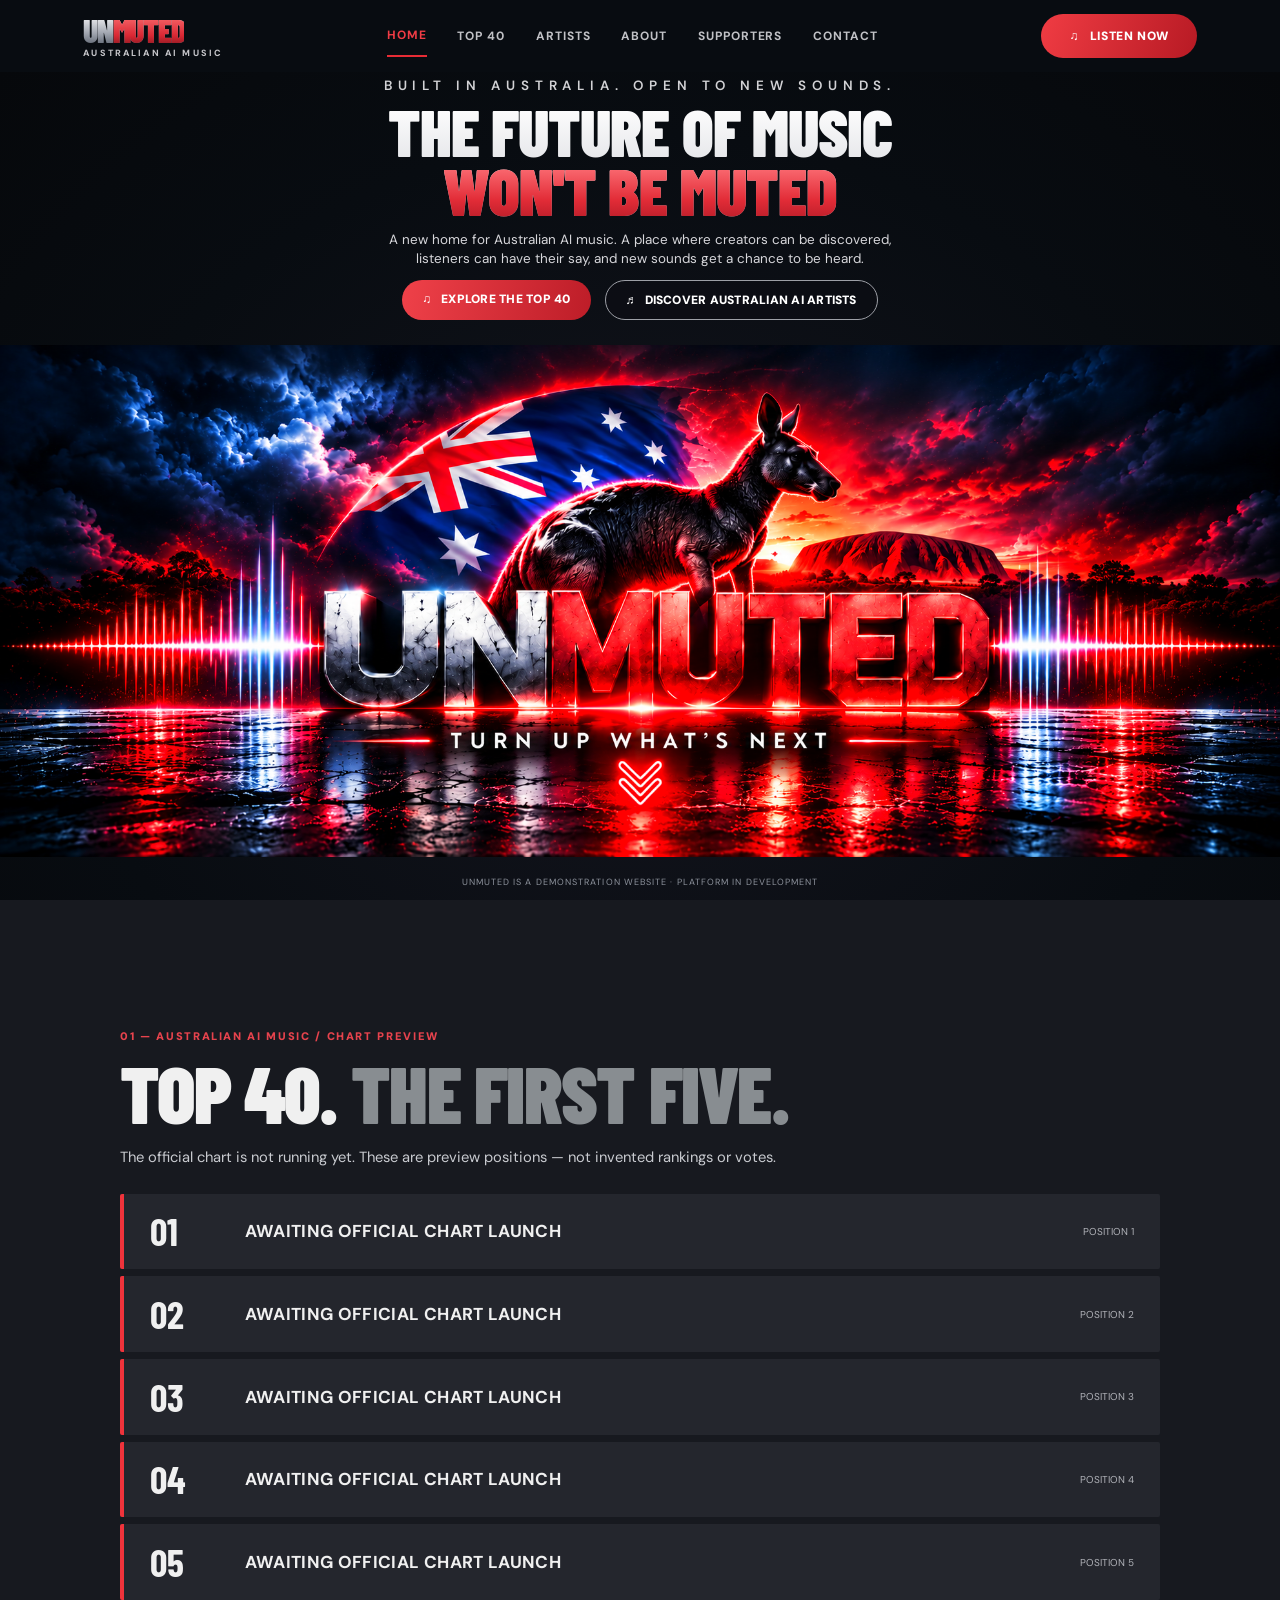
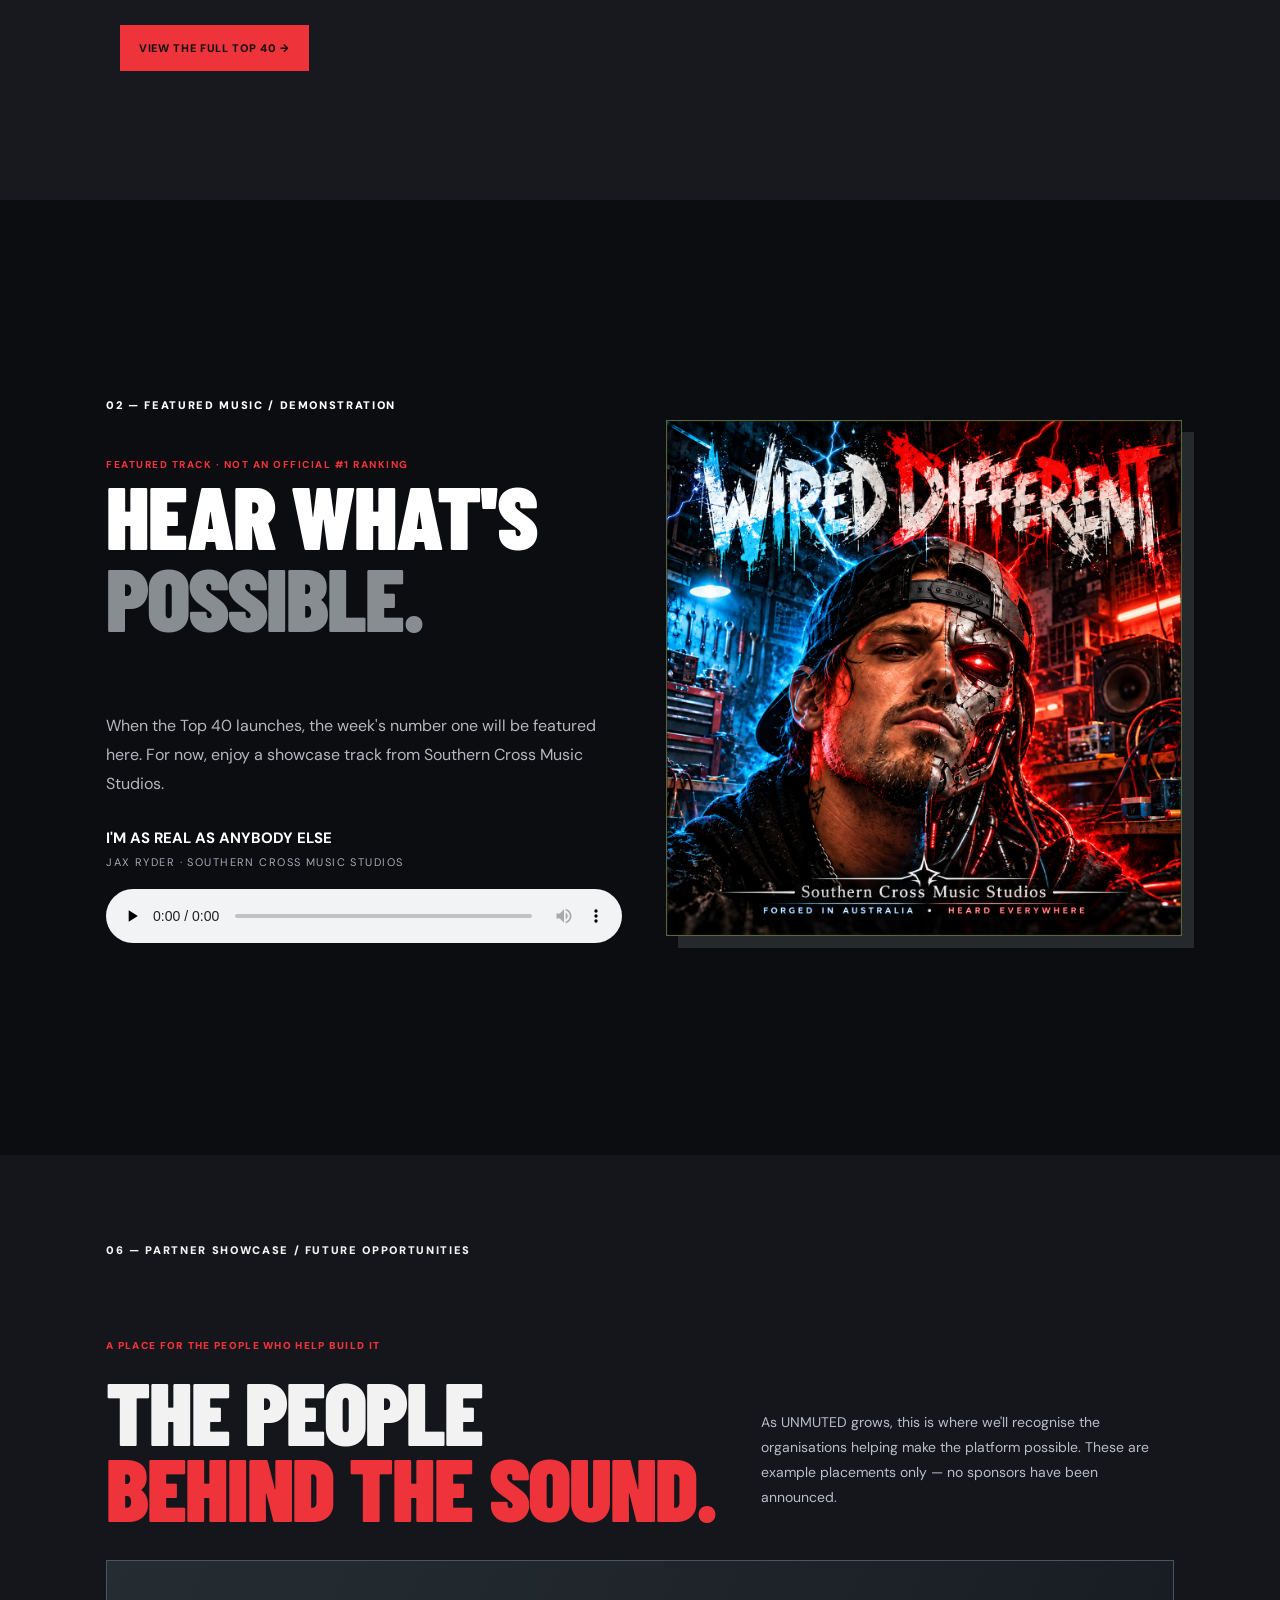
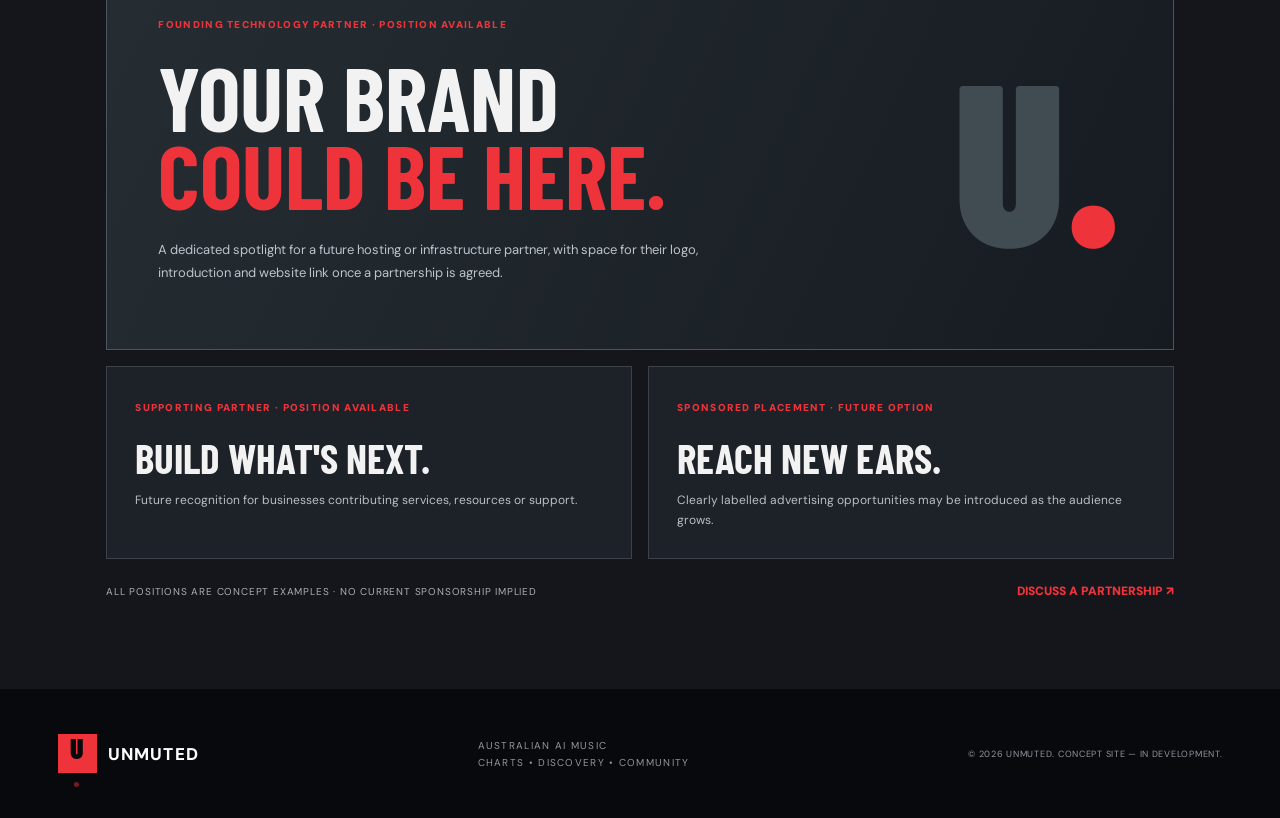
<file: index.html>
<!doctype html><html lang="en-AU"><head><meta charset="UTF-8"><meta name="viewport" content="width=device-width,initial-scale=1"><meta name="description" content="UNMUTED — Australian AI music discovery and charts. Prototype in development."><title>UNMUTED — Australian AI Music</title><link rel="stylesheet" href="styles.css"><link rel="stylesheet" href="home.css"></head><body><header class="site-header concept-header"><a class="brand concept-brand" href="index.html"><span class="brand-name">UN<span>MUTED</span></span><small>AUSTRALIAN AI MUSIC</small></a><nav aria-label="Main navigation"><a class="active" href="index.html">Home</a><a href="charts.html">Top 40</a><a href="vision.html#artists">Artists</a><a href="vision.html#mission">About</a><a href="members.html">Supporters</a><a href="vision.html#contact">Contact</a></nav><a class="concept-listen" href="#featured-music">♫ &nbsp; LISTEN NOW</a></header><main id="top"><section class="hero concept-hero" id="top"><div class="concept-hero-intro"><p class="concept-eyebrow">BUILT IN AUSTRALIA. OPEN TO NEW SOUNDS.</p><h1>THE FUTURE OF MUSIC<br><em>WON'T BE MUTED</em></h1><p class="concept-lead">A new home for Australian AI music. A place where creators can be discovered,<br class="desktop-only"> listeners can have their say, and new sounds get a chance to be heard.</p><div class="concept-actions"><a class="concept-button red" href="charts.html">♫ &nbsp; EXPLORE THE TOP 40</a><a class="concept-button outline" href="vision.html#artists">♬ &nbsp; DISCOVER AUSTRALIAN AI ARTISTS</a></div></div><a class="concept-art" href="#top-five" aria-label="Scroll down to the Top Five"><img id="hero-preview-image" src="assets/Unmuted_%20Australia%20in%20Neon.png" alt="Kangaroo, Australian flag and Uluru behind metallic UNMUTED lettering and red audio waveforms" width="1536" height="1024"></a><p class="concept-demo">UNMUTED IS A DEMONSTRATION WEBSITE · PLATFORM IN DEVELOPMENT</p></section><section class="section home-chart" id="top-five" aria-labelledby="top-five-title"><div class="chart-inner"><div class="section-kicker">01 — AUSTRALIAN AI MUSIC / CHART PREVIEW</div><h2 id="top-five-title">TOP 40. <span>THE FIRST FIVE.</span></h2><p>The official chart is not running yet. These are preview positions — not invented rankings or votes.</p><div class="home-chart-list"><div class="home-chart-row"><strong>01</strong><span>AWAITING OFFICIAL CHART LAUNCH</span><small>POSITION 1</small></div><div class="home-chart-row"><strong>02</strong><span>AWAITING OFFICIAL CHART LAUNCH</span><small>POSITION 2</small></div><div class="home-chart-row"><strong>03</strong><span>AWAITING OFFICIAL CHART LAUNCH</span><small>POSITION 3</small></div><div class="home-chart-row"><strong>04</strong><span>AWAITING OFFICIAL CHART LAUNCH</span><small>POSITION 4</small></div><div class="home-chart-row"><strong>05</strong><span>AWAITING OFFICIAL CHART LAUNCH</span><small>POSITION 5</small></div></div><a class="button button-primary" href="charts.html">VIEW THE FULL TOP 40 →</a></div></section>
<section id="featured-music" class="section home-feature" aria-labelledby="feature-title"><div class="section-kicker">02 — FEATURED MUSIC / DEMONSTRATION</div><div class="music-layout"><div><span class="music-overline">FEATURED TRACK · NOT AN OFFICIAL #1 RANKING</span><h2 id="feature-title">HEAR WHAT'S<br><span>POSSIBLE.</span></h2><p>When the Top 40 launches, the week's number one will be featured here. For now, enjoy a showcase track from Southern Cross Music Studios.</p><div class="track-meta"><strong>I'M AS REAL AS ANYBODY ELSE</strong><span>JAX RYDER · SOUTHERN CROSS MUSIC STUDIOS</span></div><audio controls preload="none" aria-label="Listen to I'm as Real as Anybody Else"><source src="I'm%20As%20Real%20As%20Anybody%20Else.mp3" type="audio/mpeg">Your browser does not support audio playback.</audio></div><div class="music-cover music-cover-image"><img src="Wired%20Different_%20Human%20Meets%20Machine.png" alt="Wired Different album cover" loading="lazy"></div></div></section>
<section class="section sponsor-showcase" id="business-partners" aria-labelledby="supporters-title">
<div class="section-kicker">06 — PARTNER SHOWCASE / FUTURE OPPORTUNITIES</div>
<div class="sponsor-showcase-head"><div><span class="sponsor-eyebrow">A PLACE FOR THE PEOPLE WHO HELP BUILD IT</span><h2 id="supporters-title">THE PEOPLE<br><span>BEHIND THE SOUND.</span></h2></div><p>As UNMUTED grows, this is where we'll recognise the organisations helping make the platform possible. These are example placements only — no sponsors have been announced.</p></div>
<div class="sponsor-feature"><div><span class="sponsor-tag">FOUNDING TECHNOLOGY PARTNER · POSITION AVAILABLE</span><strong>YOUR BRAND<br><em>COULD BE HERE.</em></strong><p>A dedicated spotlight for a future hosting or infrastructure partner, with space for their logo, introduction and website link once a partnership is agreed.</p></div><span class="sponsor-feature-mark" aria-hidden="true">U<span>.</span></span></div>
<div class="sponsor-support"><div><span class="sponsor-tag">SUPPORTING PARTNER · POSITION AVAILABLE</span><strong>BUILD WHAT'S NEXT.</strong><p>Future recognition for businesses contributing services, resources or support.</p></div><div><span class="sponsor-tag">SPONSORED PLACEMENT · FUTURE OPTION</span><strong>REACH NEW EARS.</strong><p>Clearly labelled advertising opportunities may be introduced as the audience grows.</p></div></div>
<div class="sponsor-showcase-bottom"><span>ALL POSITIONS ARE CONCEPT EXAMPLES · NO CURRENT SPONSORSHIP IMPLIED</span><a href="mailto:australianaimusicproject@gmail.com?subject=UNMUTED%20%E2%80%94%20Partner%20Showcase%20Enquiry">DISCUSS A PARTNERSHIP ↗</a></div>
</section></main><footer><a class="brand footer-brand" href="index.html"><span class="brand-mark">U<span class="brand-dot">.</span></span><span>UNMUTED</span></a><p>AUSTRALIAN AI MUSIC<br>CHARTS • DISCOVERY • COMMUNITY</p><span>© <span id="year">2026</span> UNMUTED. CONCEPT SITE — IN DEVELOPMENT.</span></footer><script src="script.js"></script></body></html>
</file>
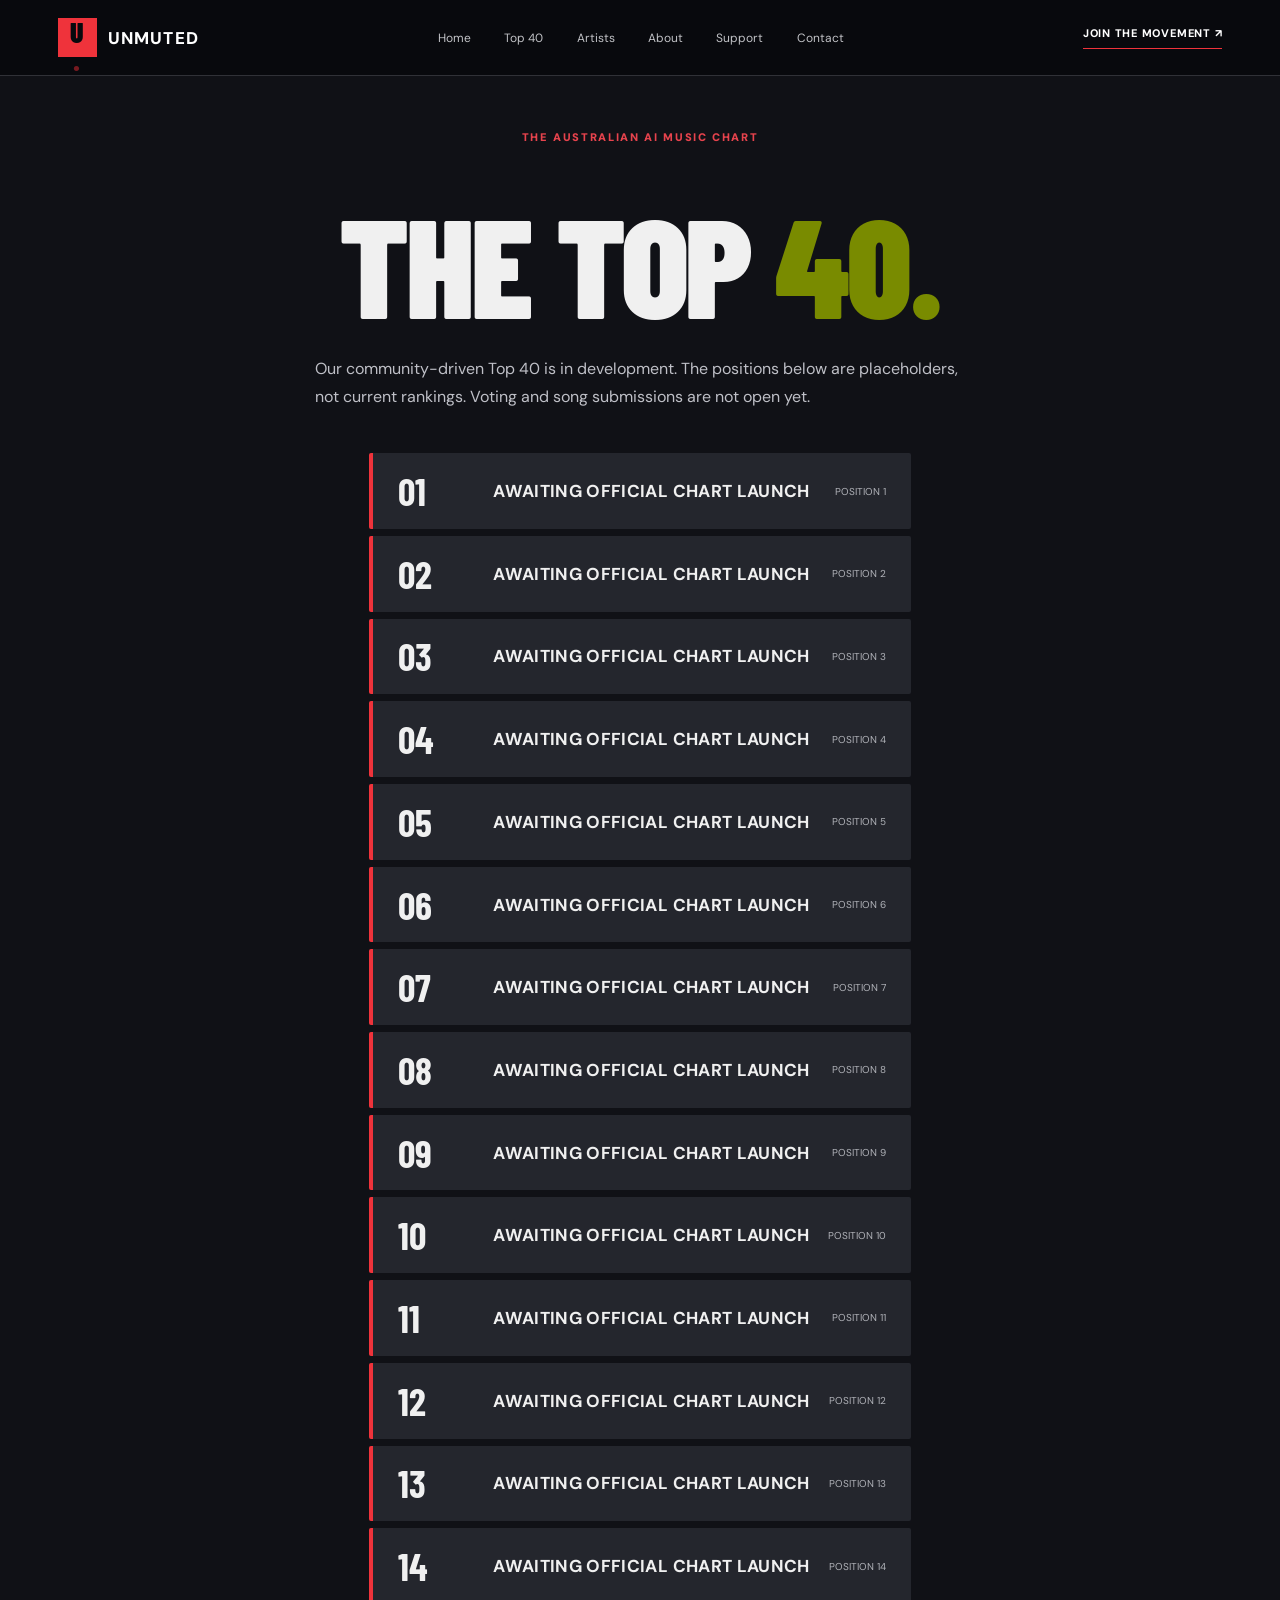
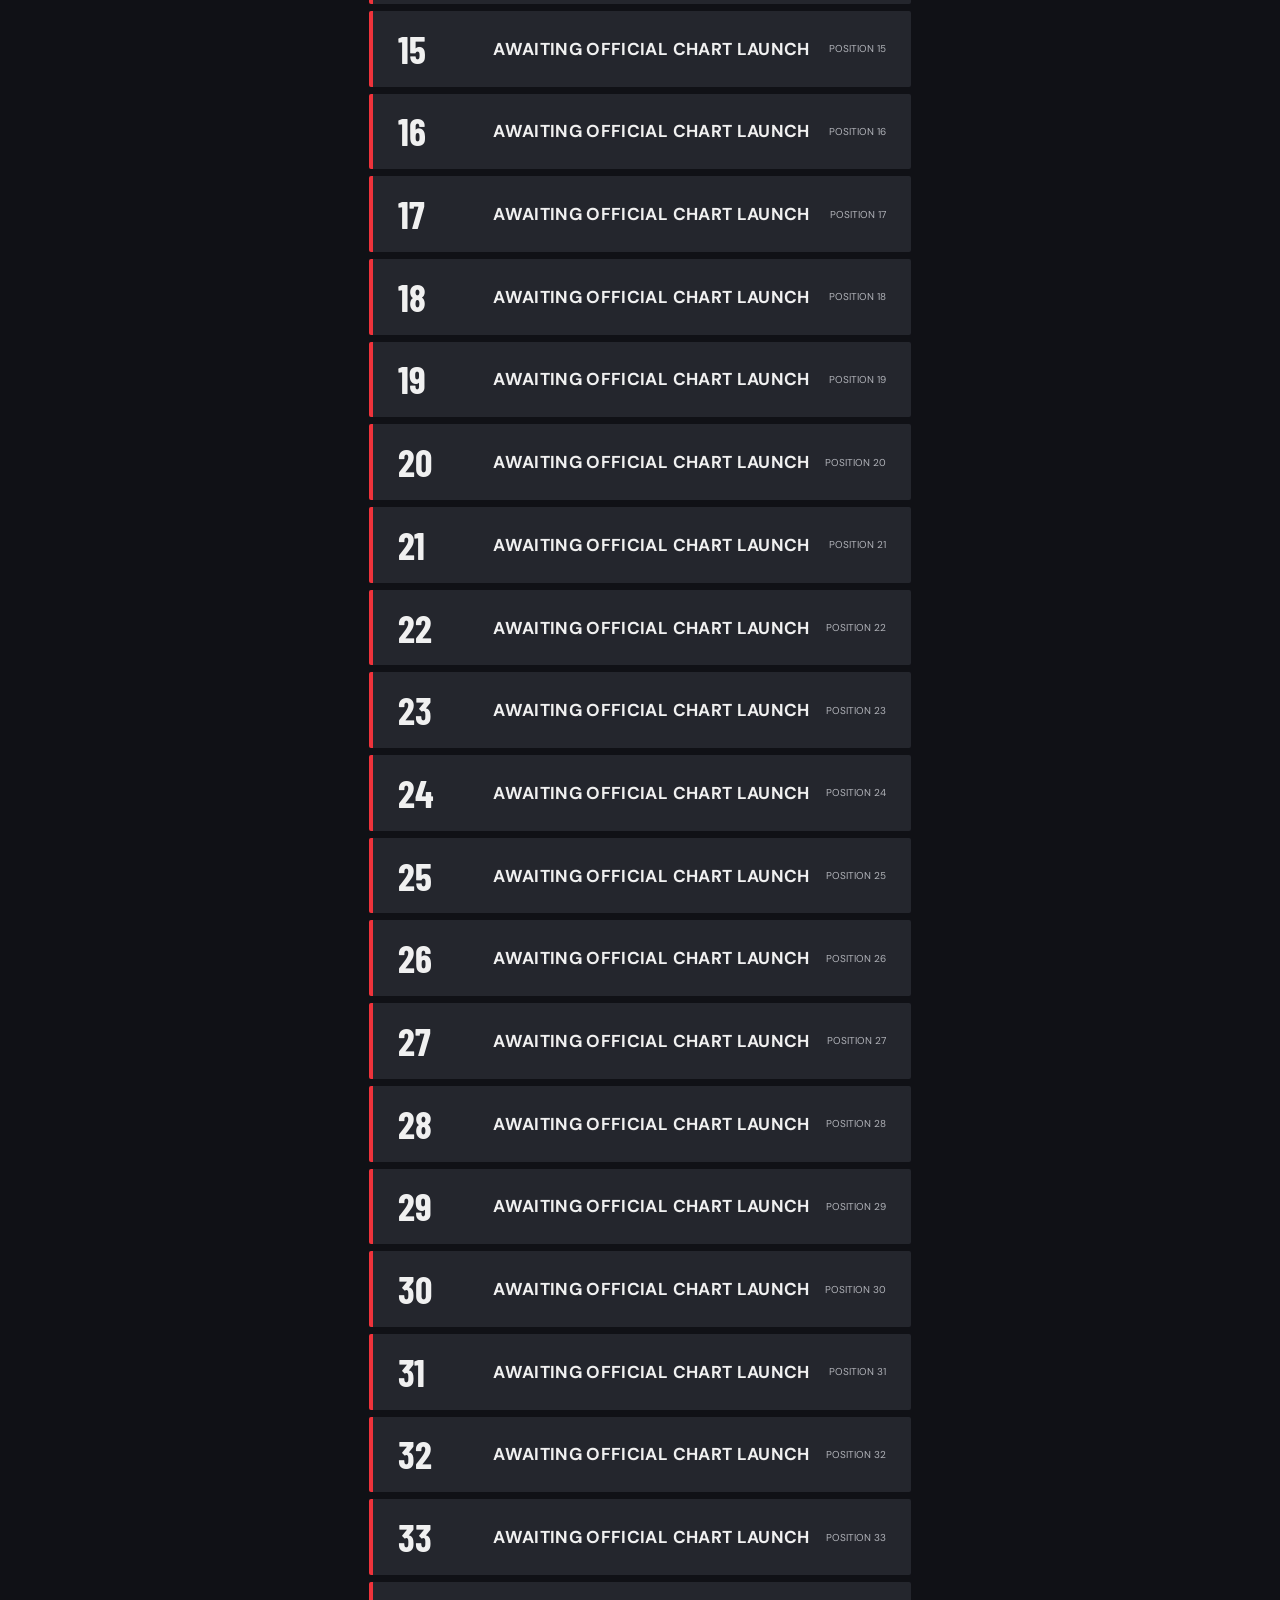
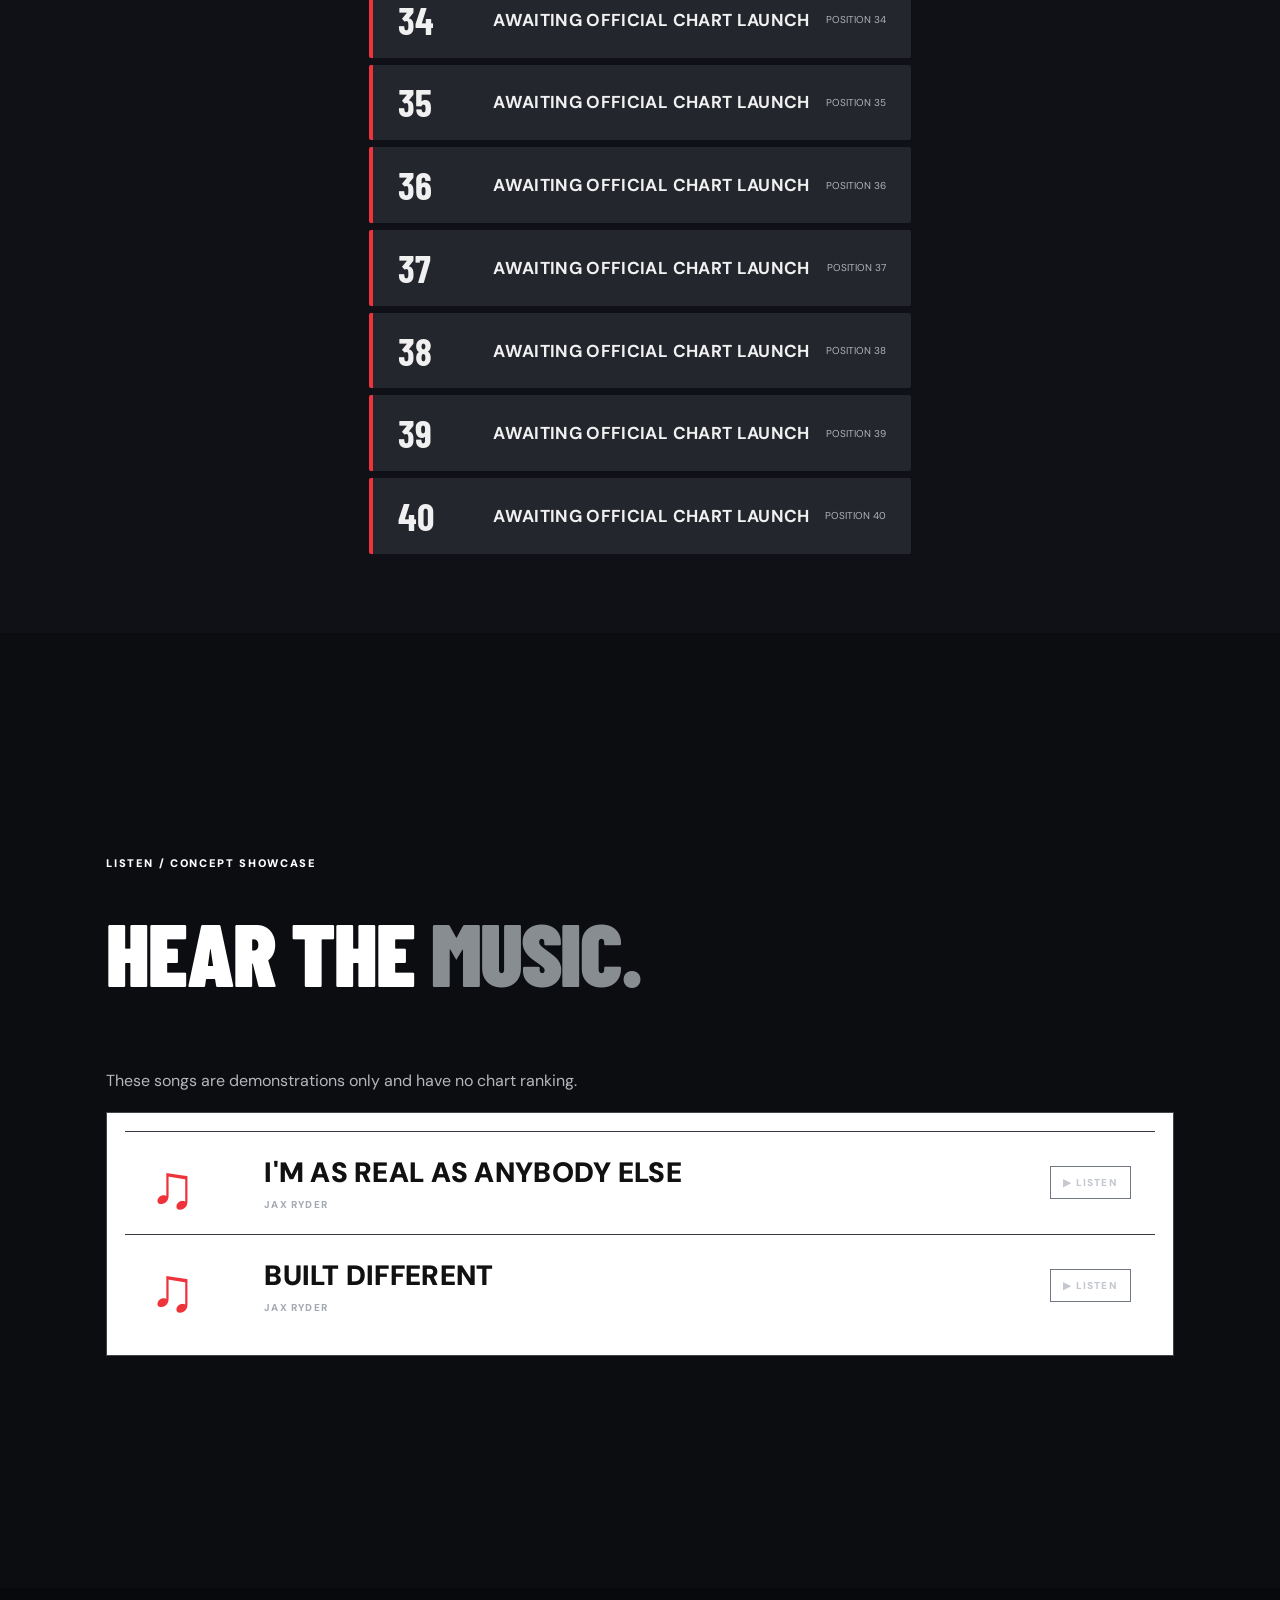
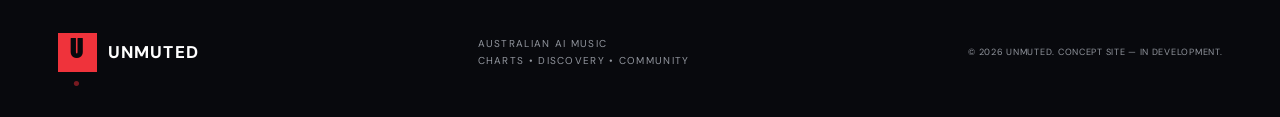
<file: charts.html>
<!doctype html><html lang="en-AU"><head><meta charset="UTF-8"><meta name="viewport" content="width=device-width,initial-scale=1"><meta name="description" content="UNMUTED — Australian AI music discovery and charts. Prototype in development."><title>Australian AI Top 40 — UNMUTED</title><link rel="stylesheet" href="styles.css"><link rel="stylesheet" href="home.css"><style>/* Only the outer Top 40 page background changes; chart panels and green 40 stay unchanged. */body.charts-page-body{background:#101116}body.charts-page-body .chart-page{background:#101116}</style></head><body class="charts-page-body"><header class="site-header"><a class="brand" href="index.html"><span class="brand-mark">U<span class="brand-dot">.</span></span><span>UNMUTED</span></a><nav aria-label="Main navigation"><a href="index.html">Home</a><a href="charts.html">Top 40</a><a href="vision.html#artists">Artists</a><a href="vision.html#mission">About</a><a href="vision.html#partners">Support</a><a href="vision.html#contact">Contact</a></nav><a class="header-action" href="https://discord.gg/mmGmFVaDnY">JOIN THE MOVEMENT ↗</a></header><main><section class="section home-chart chart-page"><div class="section-kicker">THE AUSTRALIAN AI MUSIC CHART</div><h1>THE TOP <em>40.</em></h1><p>Our community-driven Top 40 is in development. The positions below are placeholders, not current rankings. Voting and song submissions are not open yet.</p><div class="home-chart-list"><div class="home-chart-row"><strong>01</strong><span>AWAITING OFFICIAL CHART LAUNCH</span><small>POSITION 1</small></div><div class="home-chart-row"><strong>02</strong><span>AWAITING OFFICIAL CHART LAUNCH</span><small>POSITION 2</small></div><div class="home-chart-row"><strong>03</strong><span>AWAITING OFFICIAL CHART LAUNCH</span><small>POSITION 3</small></div><div class="home-chart-row"><strong>04</strong><span>AWAITING OFFICIAL CHART LAUNCH</span><small>POSITION 4</small></div><div class="home-chart-row"><strong>05</strong><span>AWAITING OFFICIAL CHART LAUNCH</span><small>POSITION 5</small></div><div class="home-chart-row"><strong>06</strong><span>AWAITING OFFICIAL CHART LAUNCH</span><small>POSITION 6</small></div><div class="home-chart-row"><strong>07</strong><span>AWAITING OFFICIAL CHART LAUNCH</span><small>POSITION 7</small></div><div class="home-chart-row"><strong>08</strong><span>AWAITING OFFICIAL CHART LAUNCH</span><small>POSITION 8</small></div><div class="home-chart-row"><strong>09</strong><span>AWAITING OFFICIAL CHART LAUNCH</span><small>POSITION 9</small></div><div class="home-chart-row"><strong>10</strong><span>AWAITING OFFICIAL CHART LAUNCH</span><small>POSITION 10</small></div><div class="home-chart-row"><strong>11</strong><span>AWAITING OFFICIAL CHART LAUNCH</span><small>POSITION 11</small></div><div class="home-chart-row"><strong>12</strong><span>AWAITING OFFICIAL CHART LAUNCH</span><small>POSITION 12</small></div><div class="home-chart-row"><strong>13</strong><span>AWAITING OFFICIAL CHART LAUNCH</span><small>POSITION 13</small></div><div class="home-chart-row"><strong>14</strong><span>AWAITING OFFICIAL CHART LAUNCH</span><small>POSITION 14</small></div><div class="home-chart-row"><strong>15</strong><span>AWAITING OFFICIAL CHART LAUNCH</span><small>POSITION 15</small></div><div class="home-chart-row"><strong>16</strong><span>AWAITING OFFICIAL CHART LAUNCH</span><small>POSITION 16</small></div><div class="home-chart-row"><strong>17</strong><span>AWAITING OFFICIAL CHART LAUNCH</span><small>POSITION 17</small></div><div class="home-chart-row"><strong>18</strong><span>AWAITING OFFICIAL CHART LAUNCH</span><small>POSITION 18</small></div><div class="home-chart-row"><strong>19</strong><span>AWAITING OFFICIAL CHART LAUNCH</span><small>POSITION 19</small></div><div class="home-chart-row"><strong>20</strong><span>AWAITING OFFICIAL CHART LAUNCH</span><small>POSITION 20</small></div><div class="home-chart-row"><strong>21</strong><span>AWAITING OFFICIAL CHART LAUNCH</span><small>POSITION 21</small></div><div class="home-chart-row"><strong>22</strong><span>AWAITING OFFICIAL CHART LAUNCH</span><small>POSITION 22</small></div><div class="home-chart-row"><strong>23</strong><span>AWAITING OFFICIAL CHART LAUNCH</span><small>POSITION 23</small></div><div class="home-chart-row"><strong>24</strong><span>AWAITING OFFICIAL CHART LAUNCH</span><small>POSITION 24</small></div><div class="home-chart-row"><strong>25</strong><span>AWAITING OFFICIAL CHART LAUNCH</span><small>POSITION 25</small></div><div class="home-chart-row"><strong>26</strong><span>AWAITING OFFICIAL CHART LAUNCH</span><small>POSITION 26</small></div><div class="home-chart-row"><strong>27</strong><span>AWAITING OFFICIAL CHART LAUNCH</span><small>POSITION 27</small></div><div class="home-chart-row"><strong>28</strong><span>AWAITING OFFICIAL CHART LAUNCH</span><small>POSITION 28</small></div><div class="home-chart-row"><strong>29</strong><span>AWAITING OFFICIAL CHART LAUNCH</span><small>POSITION 29</small></div><div class="home-chart-row"><strong>30</strong><span>AWAITING OFFICIAL CHART LAUNCH</span><small>POSITION 30</small></div><div class="home-chart-row"><strong>31</strong><span>AWAITING OFFICIAL CHART LAUNCH</span><small>POSITION 31</small></div><div class="home-chart-row"><strong>32</strong><span>AWAITING OFFICIAL CHART LAUNCH</span><small>POSITION 32</small></div><div class="home-chart-row"><strong>33</strong><span>AWAITING OFFICIAL CHART LAUNCH</span><small>POSITION 33</small></div><div class="home-chart-row"><strong>34</strong><span>AWAITING OFFICIAL CHART LAUNCH</span><small>POSITION 34</small></div><div class="home-chart-row"><strong>35</strong><span>AWAITING OFFICIAL CHART LAUNCH</span><small>POSITION 35</small></div><div class="home-chart-row"><strong>36</strong><span>AWAITING OFFICIAL CHART LAUNCH</span><small>POSITION 36</small></div><div class="home-chart-row"><strong>37</strong><span>AWAITING OFFICIAL CHART LAUNCH</span><small>POSITION 37</small></div><div class="home-chart-row"><strong>38</strong><span>AWAITING OFFICIAL CHART LAUNCH</span><small>POSITION 38</small></div><div class="home-chart-row"><strong>39</strong><span>AWAITING OFFICIAL CHART LAUNCH</span><small>POSITION 39</small></div><div class="home-chart-row"><strong>40</strong><span>AWAITING OFFICIAL CHART LAUNCH</span><small>POSITION 40</small></div></div></section><section class="section home-feature"><div class="section-kicker">LISTEN / CONCEPT SHOWCASE</div><h2>HEAR THE <span>MUSIC.</span></h2><p>These songs are demonstrations only and have no chart ranking.</p><div class="chart-preview-panel"><button class="chart-preview-row chart-demo-select" type="button" data-demo-track="real" aria-pressed="false"><span class="chart-rank">♫</span><span class="chart-song"><strong>I'M AS REAL AS ANYBODY ELSE</strong><small>JAX RYDER</small></span><span class="chart-status">▶ LISTEN</span></button><button class="chart-preview-row chart-demo-select" type="button" data-demo-track="built" aria-pressed="false"><span class="chart-rank">♫</span><span class="chart-song"><strong>BUILT DIFFERENT</strong><small>JAX RYDER</small></span><span class="chart-status">▶ LISTEN</span></button><div class="chart-demo-player" id="chart-demo-player" hidden><div class="chart-demo-player-heading"><span>NOW PLAYING / DEMONSTRATION</span><strong id="chart-demo-title"></strong></div><audio id="chart-demo-audio" controls preload="none"></audio><p>Listening does not cast a vote.</p></div></div></section></main><footer><a class="brand footer-brand" href="index.html"><span class="brand-mark">U<span class="brand-dot">.</span></span><span>UNMUTED</span></a><p>AUSTRALIAN AI MUSIC<br>CHARTS • DISCOVERY • COMMUNITY</p><span>© <span id="year">2026</span> UNMUTED. CONCEPT SITE — IN DEVELOPMENT.</span></footer><script src="script.js"></script></body></html>
</file>
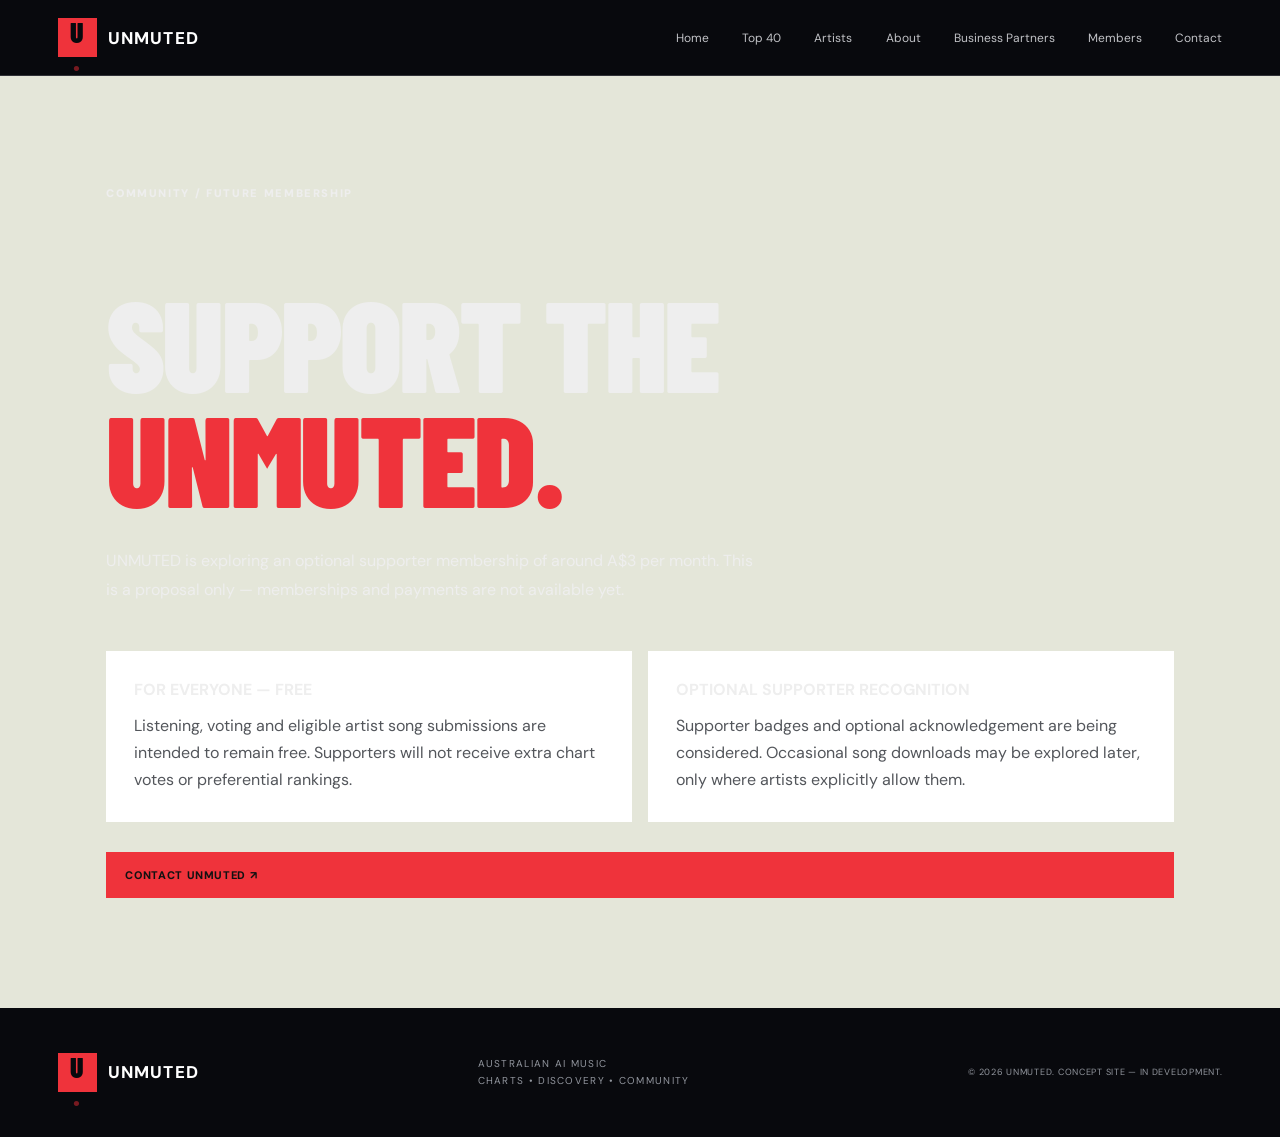
<file: members.html>
<!doctype html><html lang="en-AU"><head><meta charset="UTF-8"><meta name="viewport" content="width=device-width,initial-scale=1"><title>Supporter Membership — UNMUTED</title><link rel="stylesheet" href="styles.css"><link rel="stylesheet" href="home.css"></head><body><header class="site-header"><a class="brand" href="index.html"><span class="brand-mark">U<span class="brand-dot">.</span></span><span>UNMUTED</span></a><nav aria-label="Main navigation"><a href="index.html">Home</a><a href="charts.html">Top 40</a><a href="vision.html#artists">Artists</a><a href="vision.html#mission">About</a><a href="vision.html#partners">Business Partners</a><a href="members.html">Members</a><a href="vision.html#contact">Contact</a></nav></header><main><section class="section home-support"><div class="section-kicker">COMMUNITY / FUTURE MEMBERSHIP</div><h1 style="font-size:clamp(65px,10vw,140px);line-height:.9">SUPPORT THE<br><em>UNMUTED.</em></h1><p>UNMUTED is exploring an optional supporter membership of around A$3 per month. This is a proposal only — memberships and payments are not available yet.</p><div class="home-support-grid"><div><strong>FOR EVERYONE — FREE</strong><p>Listening, voting and eligible artist song submissions are intended to remain free. Supporters will not receive extra chart votes or preferential rankings.</p></div><div><strong>OPTIONAL SUPPORTER RECOGNITION</strong><p>Supporter badges and optional acknowledgement are being considered. Occasional song downloads may be explored later, only where artists explicitly allow them.</p></div></div><a class="button button-primary" href="vision.html#contact">CONTACT UNMUTED ↗</a></section></main><footer><a class="brand footer-brand" href="index.html"><span class="brand-mark">U<span class="brand-dot">.</span></span><span>UNMUTED</span></a><p>AUSTRALIAN AI MUSIC<br>CHARTS • DISCOVERY • COMMUNITY</p><span>© <span id="year">2026</span> UNMUTED. CONCEPT SITE — IN DEVELOPMENT.</span></footer><script src="script.js"></script></body></html>
</file>
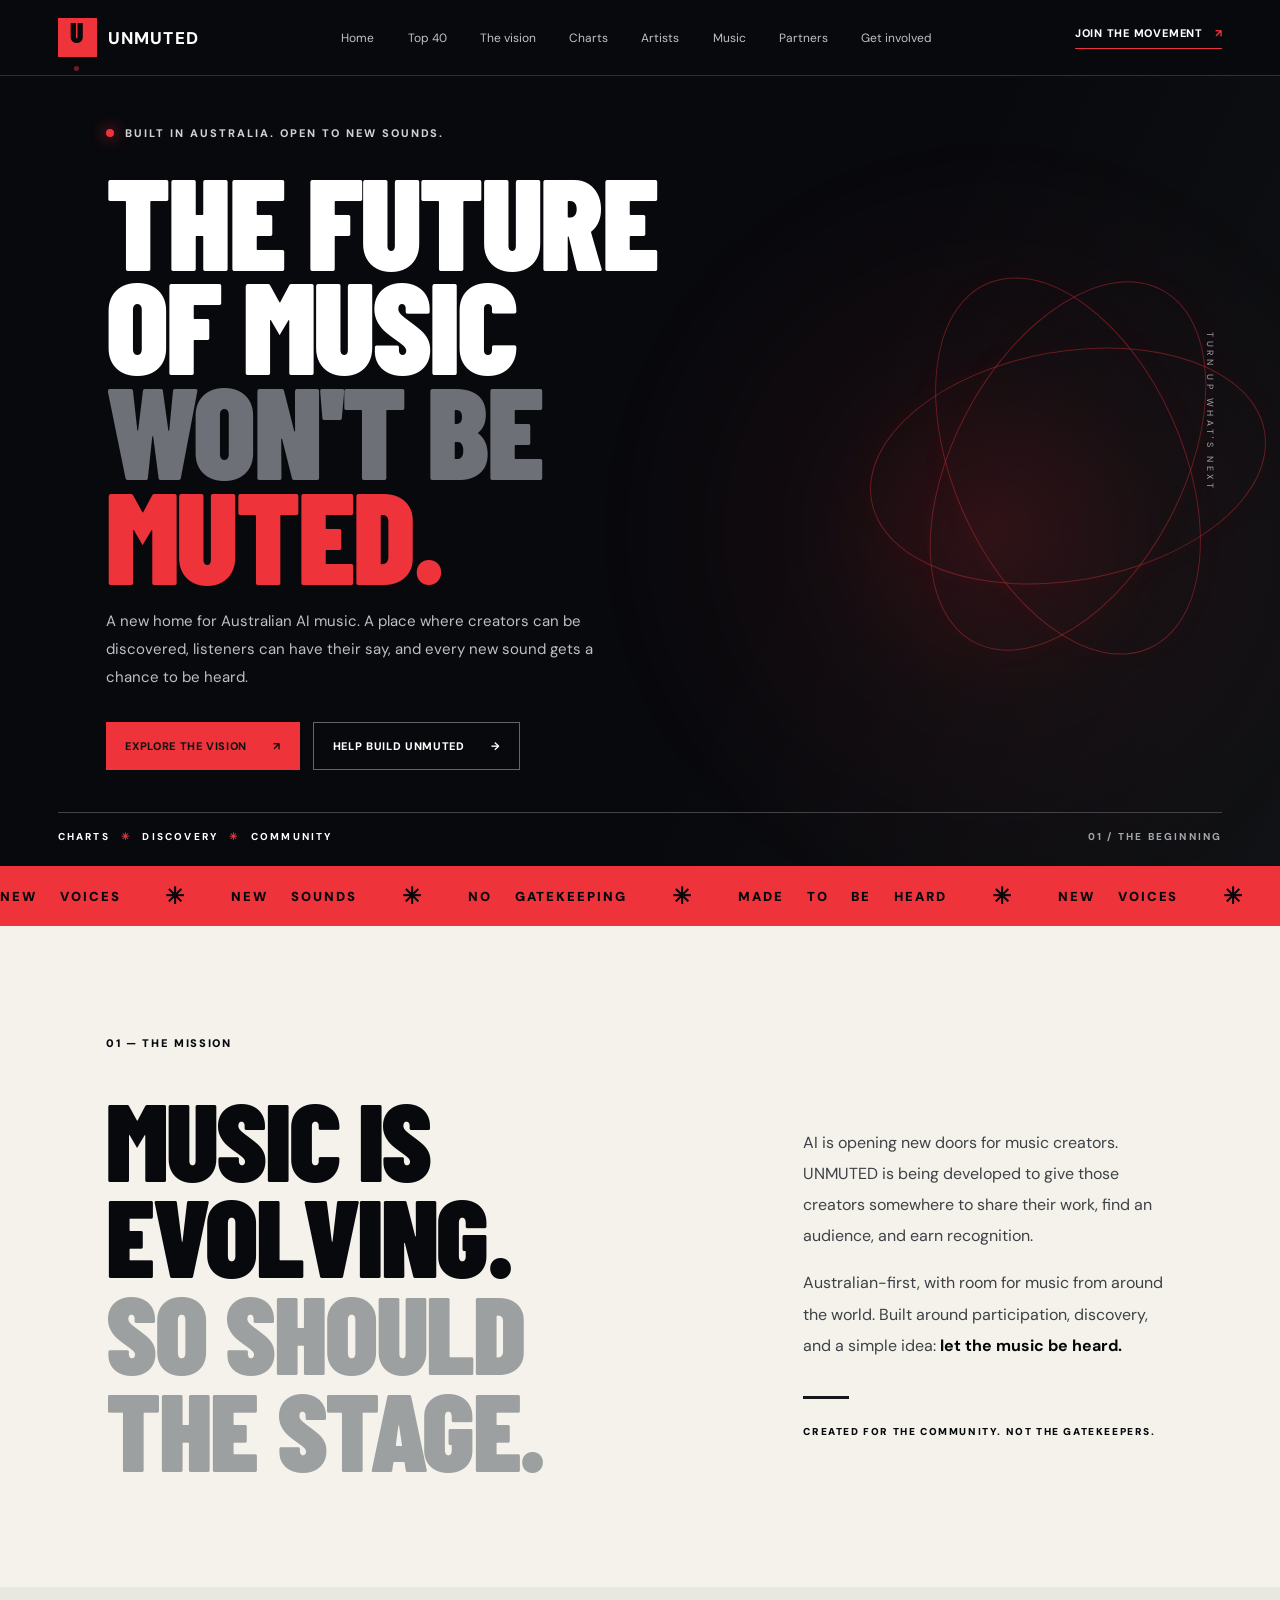
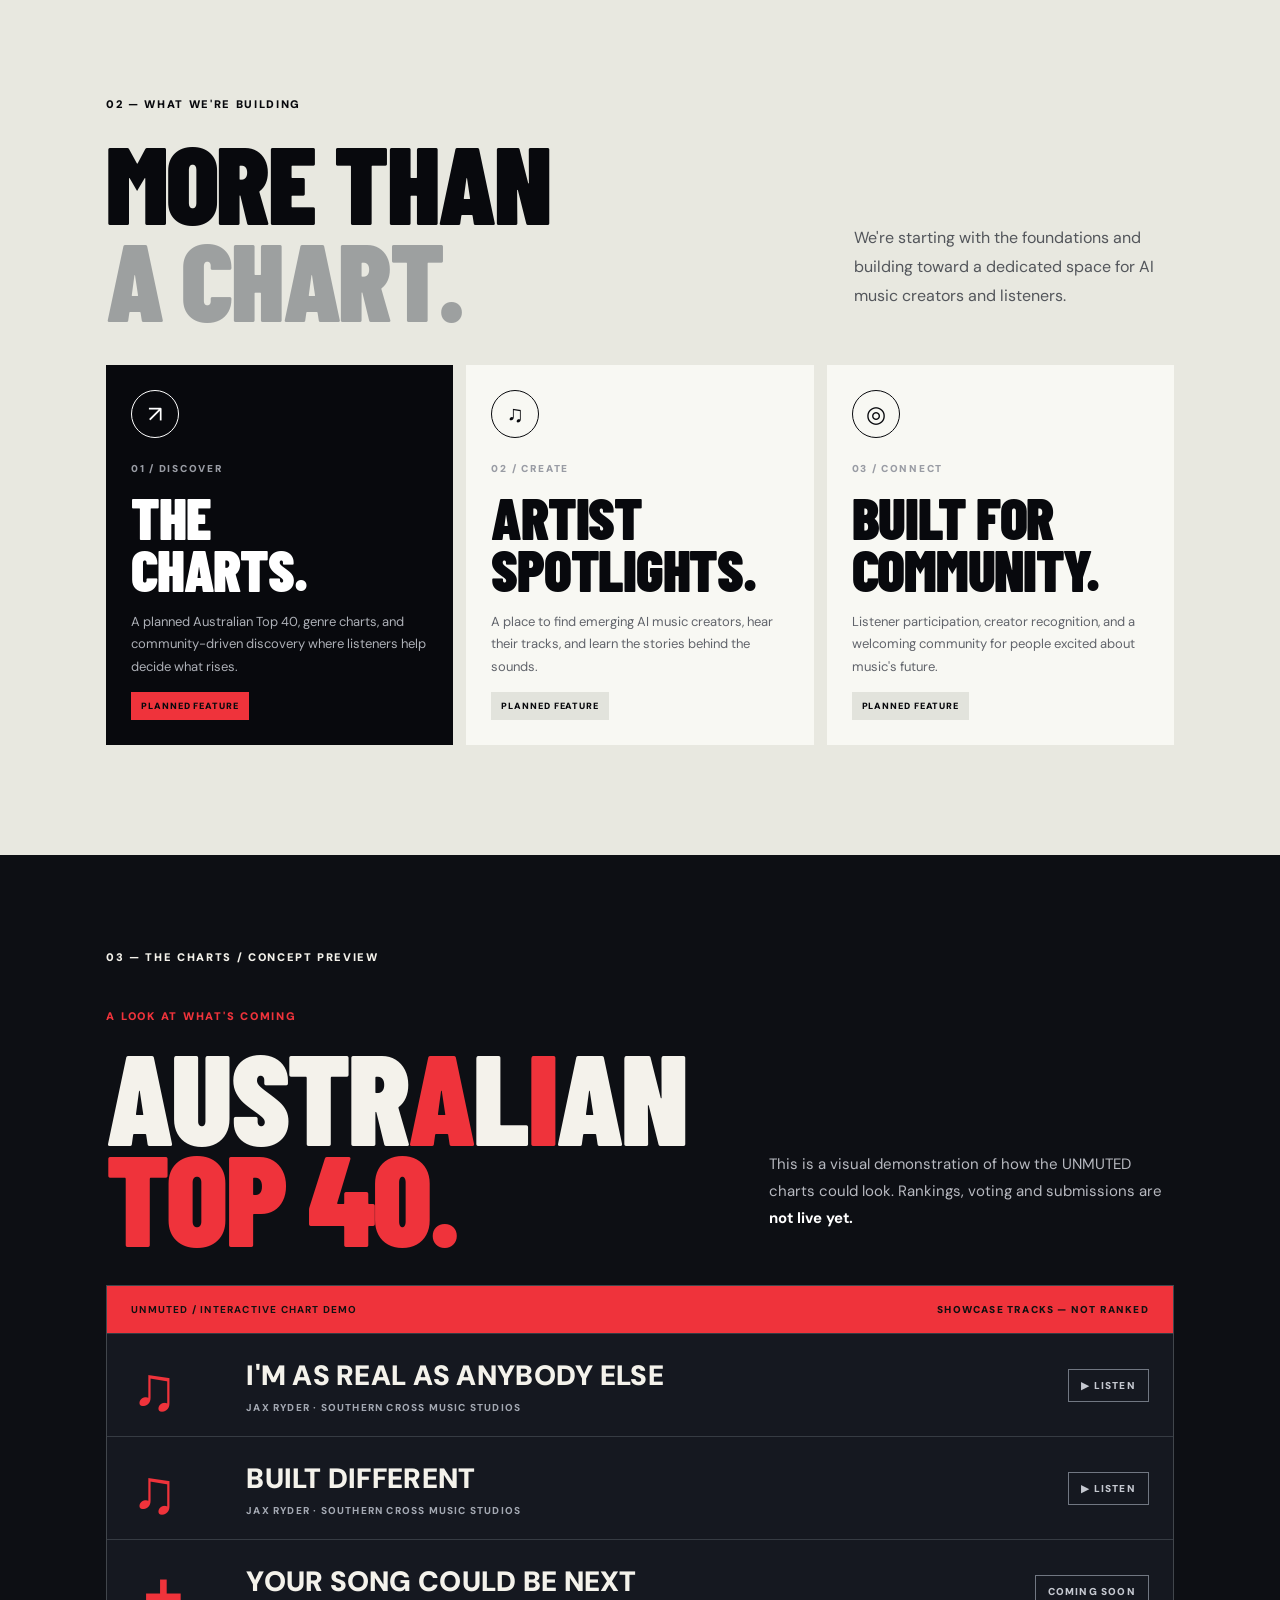
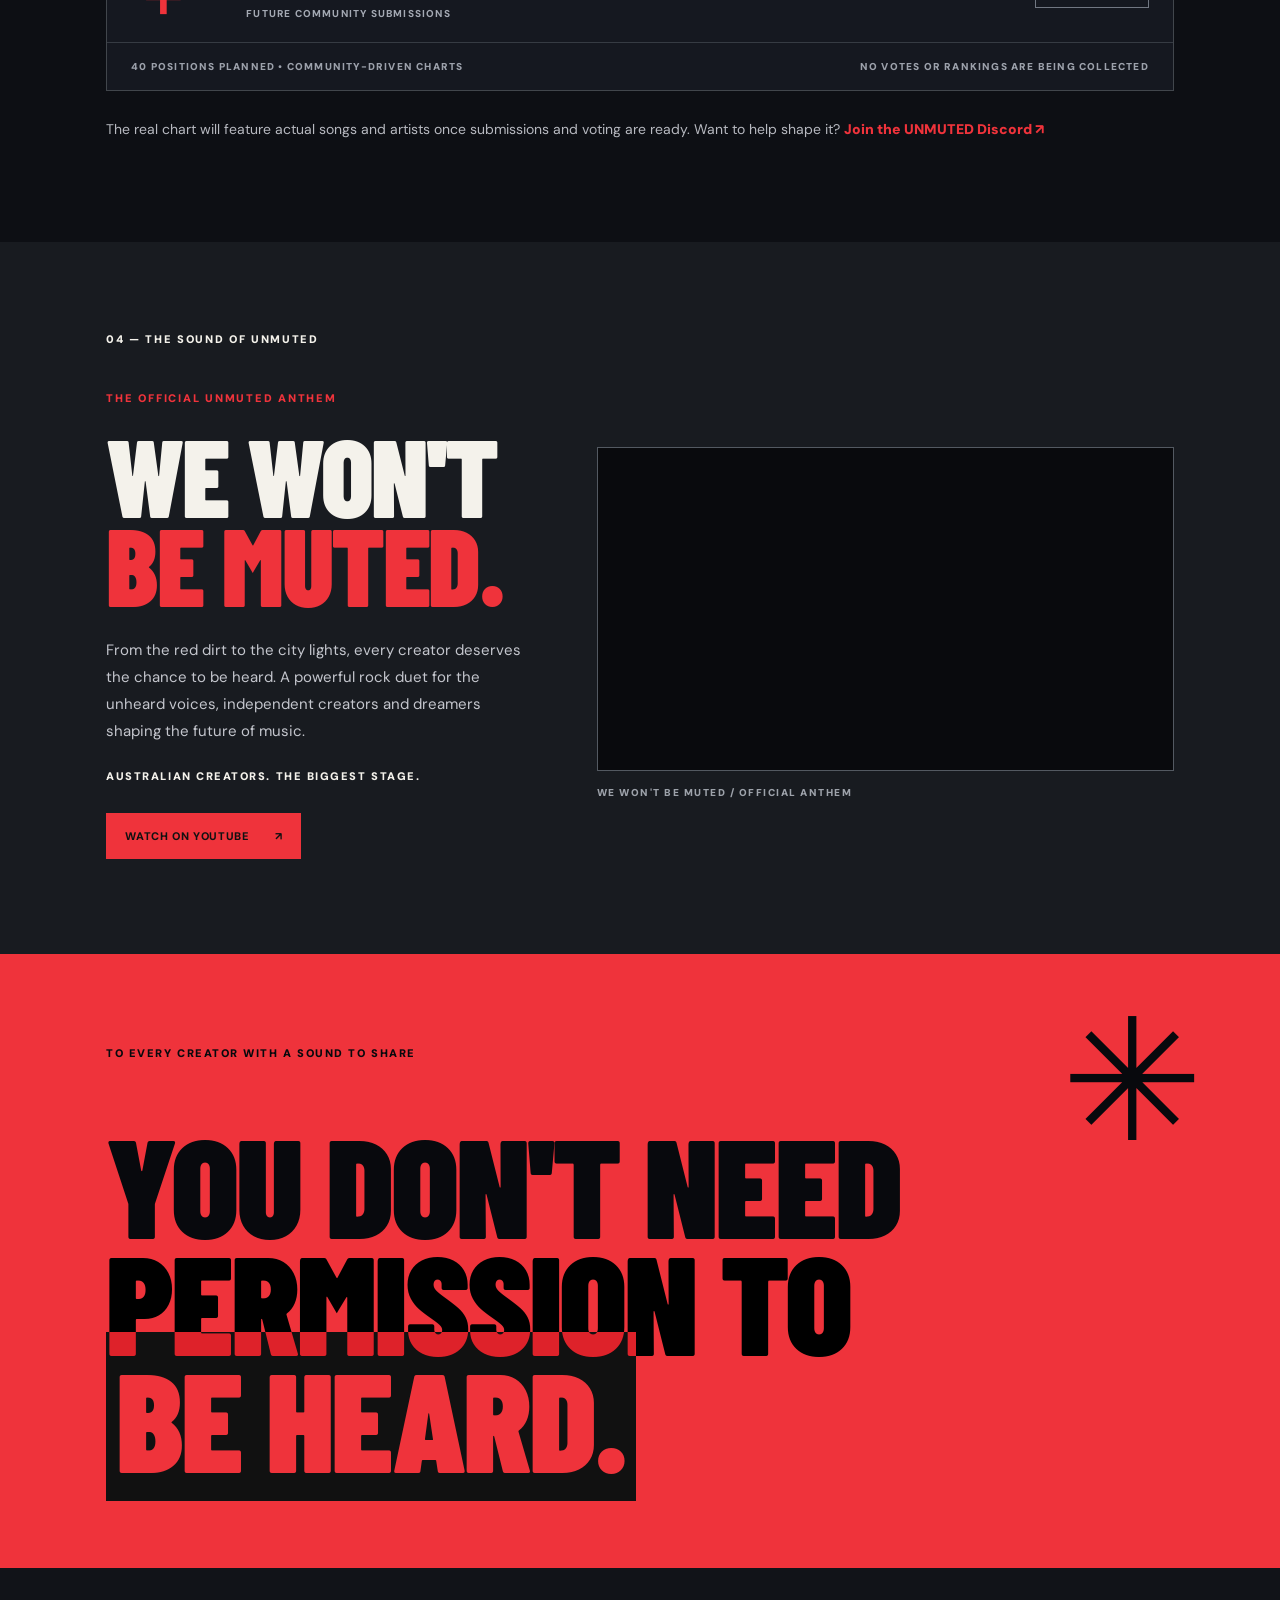
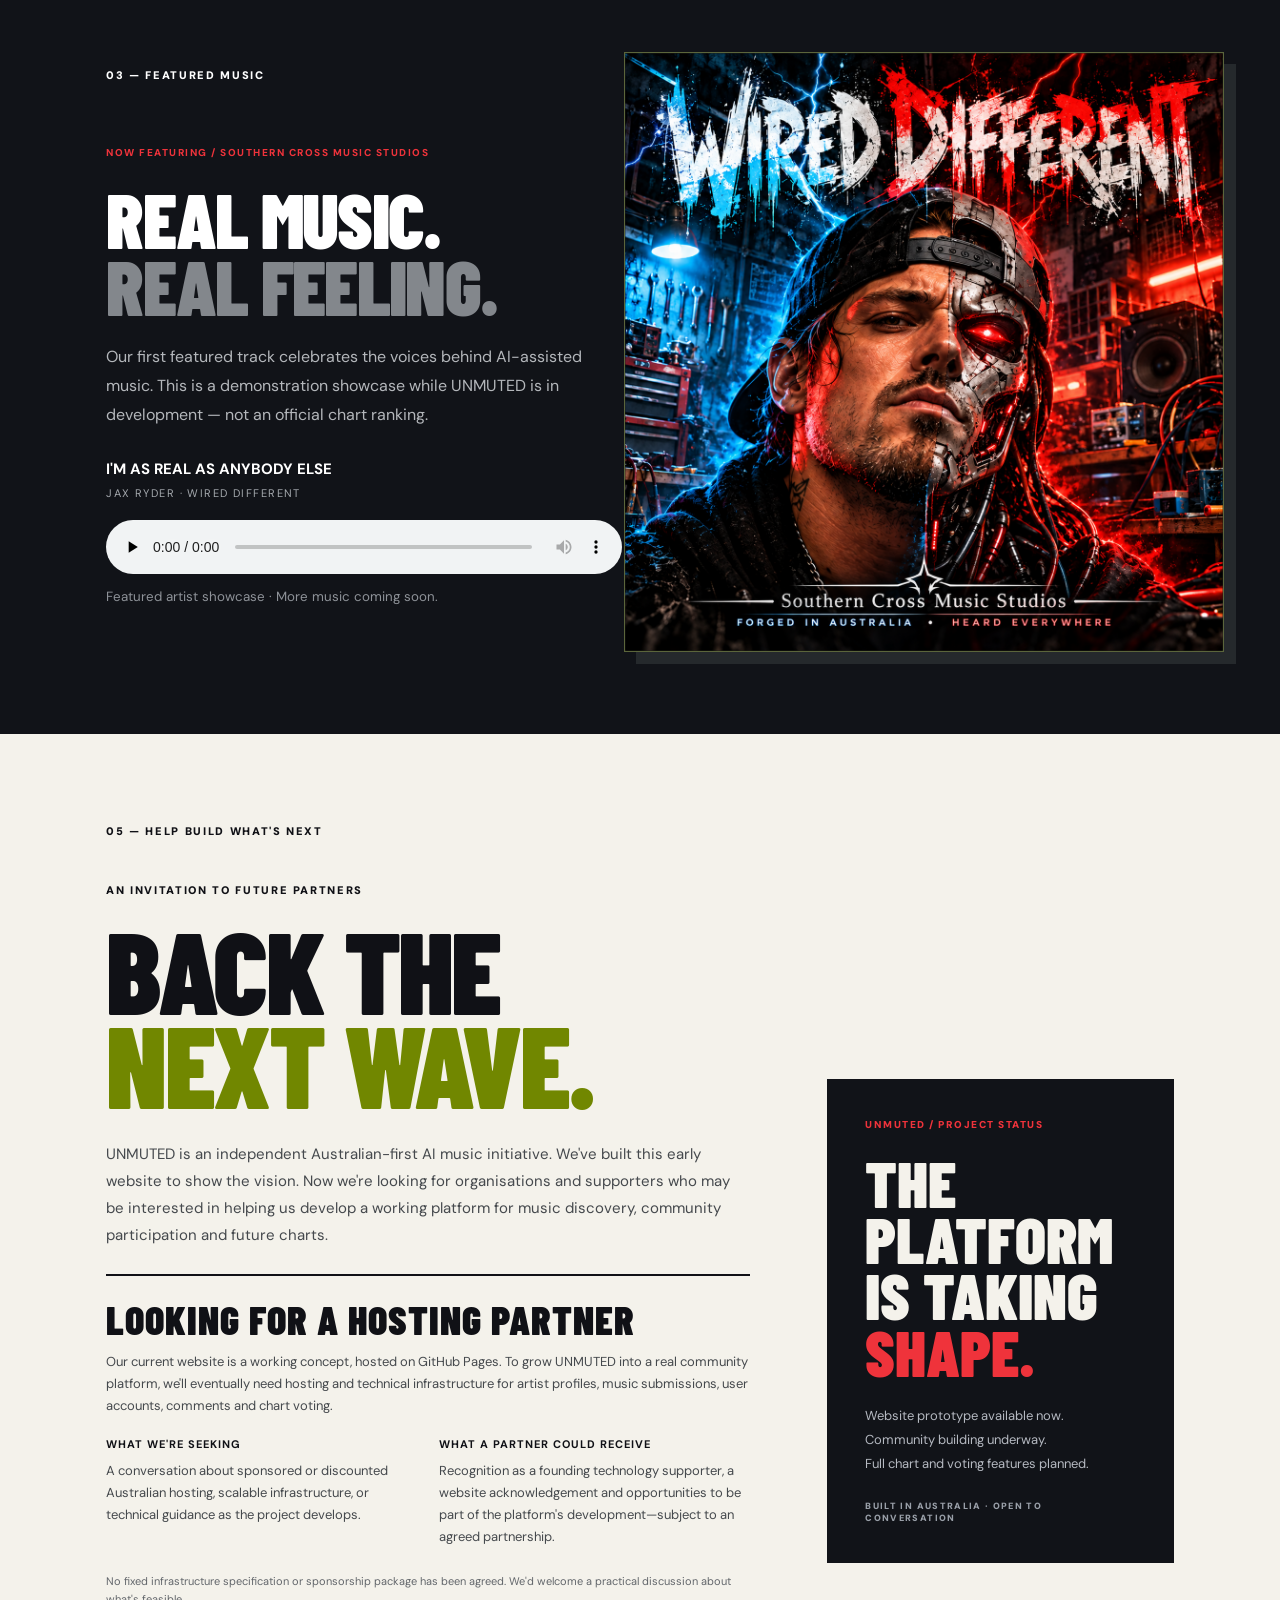
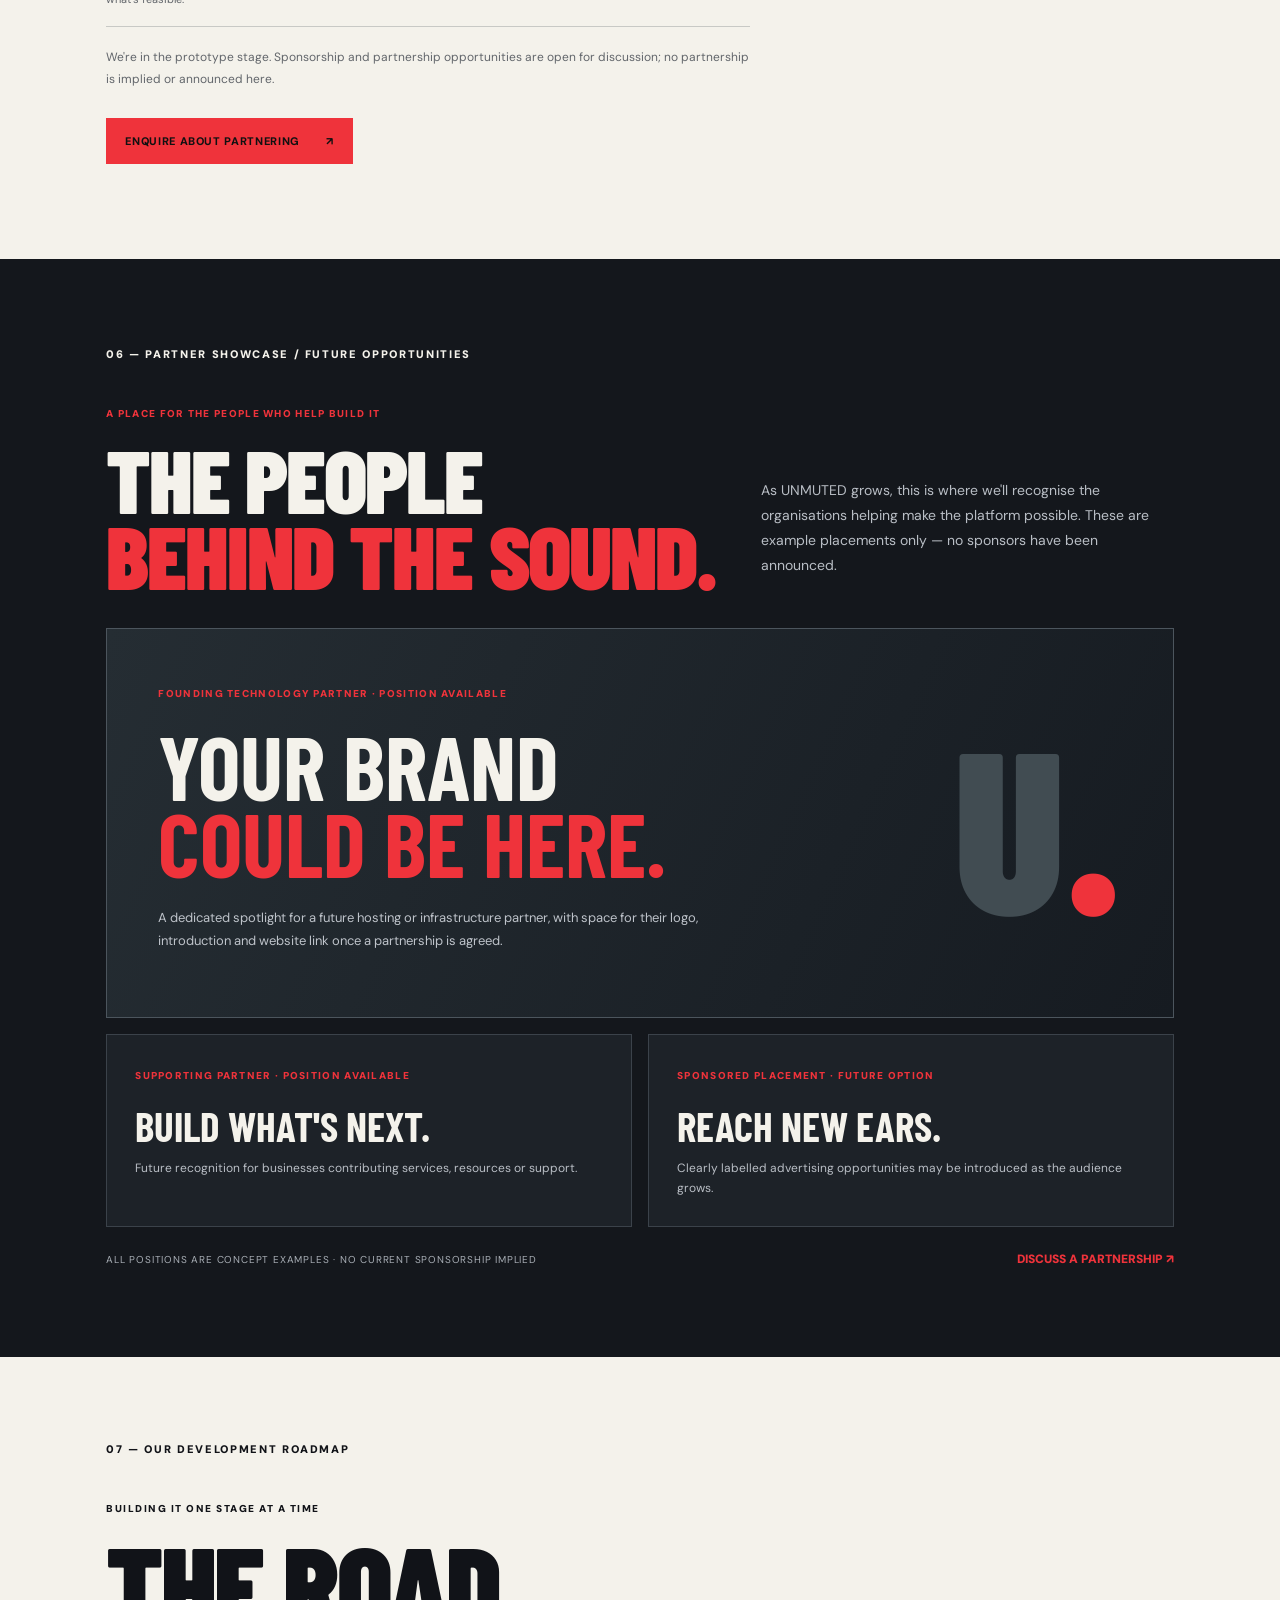
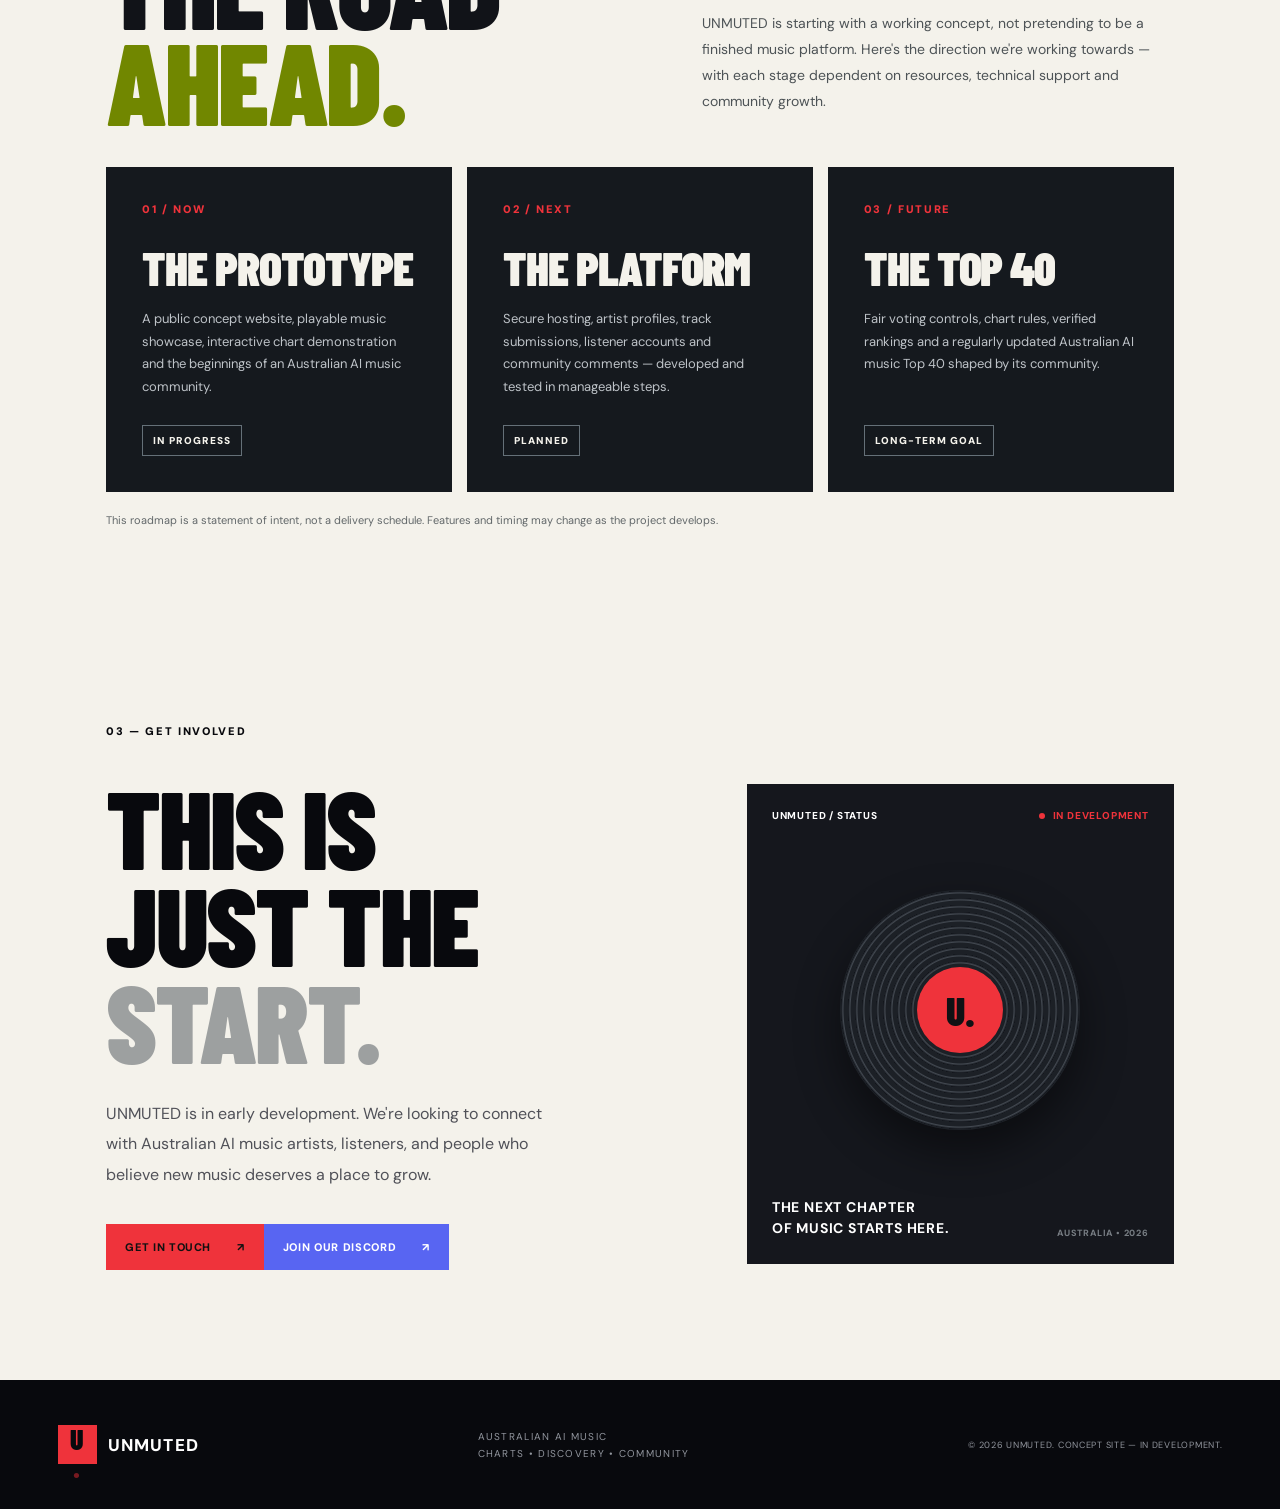
<file: vision.html>
<!doctype html>
<html lang="en-AU">
<head>
<meta charset="UTF-8"><meta name="viewport" content="width=device-width, initial-scale=1">
<meta name="description" content="UNMUTED — an Australian-first home for AI-powered music, discovery, charts and community.">
<title>UNMUTED — Australian AI Music</title>
<link rel="stylesheet" href="styles.css">
</head>
<body>
<header class="site-header"><a class="brand" href="index.html" aria-label="UNMUTED home"><span class="brand-mark">U<span class="brand-dot">.</span></span><span>UNMUTED</span></a><nav aria-label="Main navigation"><a href="index.html">Home</a><a href="charts.html">Top 40</a><a href="#mission">The vision</a><a href="#charts">Charts</a><a href="#artists">Artists</a><a href="#music">Music</a><a href="#supporters">Partners</a><a href="#contact">Get involved</a></nav><a class="header-action" href="#contact">JOIN THE MOVEMENT <span aria-hidden="true">↗</span></a></header>
<main id="top">
<section class="hero">
<div class="hero-glow"></div><div class="hero-grain"></div>
<div class="hero-content"><p class="eyebrow"><span class="live-dot"></span> BUILT IN AUSTRALIA. OPEN TO NEW SOUNDS.</p><h1>THE FUTURE<br>OF MUSIC<br><span>WON'T BE</span><br><em>MUTED.</em></h1>
<p class="hero-lead">A new home for Australian AI music. A place where creators can be discovered, listeners can have their say, and every new sound gets a chance to be heard.</p>
<div class="hero-actions"><a class="button button-primary" href="#mission">EXPLORE THE VISION <span>↗</span></a><a class="button button-outline" href="#contact">HELP BUILD UNMUTED <span>→</span></a></div>
</div><div class="hero-side" aria-hidden="true"><span class="orb orb-1"></span><span class="orb orb-2"></span><span class="orb orb-3"></span><div class="vertical-word">TURN UP WHAT'S NEXT</div></div>
<div class="hero-bottom"><span>CHARTS <b>✳</b> DISCOVERY <b>✳</b> COMMUNITY</span><span class="edition">01 / THE BEGINNING</span></div>
</section>
<div class="ticker" aria-label="UNMUTED values"><div class="ticker-inner">NEW VOICES <span>✳</span> NEW SOUNDS <span>✳</span> NO GATEKEEPING <span>✳</span> MADE TO BE HEARD <span>✳</span> NEW VOICES <span>✳</span> NEW SOUNDS <span>✳</span></div></div>
<section class="section introduction" id="mission"><div class="section-kicker">01 — THE MISSION</div><div class="intro-layout"><h2>MUSIC IS<br>EVOLVING.<br><span>SO SHOULD<br>THE STAGE.</span></h2><div class="intro-copy"><p>AI is opening new doors for music creators. UNMUTED is being developed to give those creators somewhere to share their work, find an audience, and earn recognition.</p><p>Australian-first, with room for music from around the world. Built around participation, discovery, and a simple idea: <strong>let the music be heard.</strong></p><div class="intro-line"></div><span>CREATED FOR THE COMMUNITY. NOT THE GATEKEEPERS.</span></div></div></section>
<section class="section features" id="charts"><div class="section-heading"><div><div class="section-kicker">02 — WHAT WE'RE BUILDING</div><h2>MORE THAN<br><span>A CHART.</span></h2></div><p>We're starting with the foundations and building toward a dedicated space for AI music creators and listeners.</p></div><div class="feature-grid"><article class="feature-card primary-card"><div class="feature-icon">↗</div><div><span class="feature-number">01 / DISCOVER</span><h3>THE<br>CHARTS.</h3><p>A planned Australian Top 40, genre charts, and community-driven discovery where listeners help decide what rises.</p><span class="feature-tag">PLANNED FEATURE</span></div></article><article class="feature-card"><div class="feature-icon">♫</div><div><span class="feature-number">02 / CREATE</span><h3>ARTIST<br>SPOTLIGHTS.</h3><p>A place to find emerging AI music creators, hear their tracks, and learn the stories behind the sounds.</p><span class="feature-tag">PLANNED FEATURE</span></div></article><article class="feature-card"><div class="feature-icon">◎</div><div><span class="feature-number">03 / CONNECT</span><h3>BUILT FOR<br>COMMUNITY.</h3><p>Listener participation, creator recognition, and a welcoming community for people excited about music's future.</p><span class="feature-tag">PLANNED FEATURE</span></div></article></div></section>
<section class="section chart-preview" id="chart-preview" aria-labelledby="chart-preview-title">
<div class="section-kicker">03 — THE CHARTS / CONCEPT PREVIEW</div>
<div class="chart-preview-heading"><div><span class="chart-preview-eyebrow">A LOOK AT WHAT'S COMING</span><h2 id="chart-preview-title">AUSTR<span>A</span>L<span>I</span>AN<br><span>TOP 40.</span></h2></div><p>This is a visual demonstration of how the UNMUTED charts could look. Rankings, voting and submissions are <strong>not live yet.</strong></p></div>
<div class="chart-preview-panel"><div class="chart-preview-bar"><strong>UNMUTED / INTERACTIVE CHART DEMO</strong><span>SHOWCASE TRACKS — NOT RANKED</span></div>
<button class="chart-preview-row chart-demo-select" type="button" data-demo-track="real" aria-pressed="false"><span class="chart-rank">♫</span><span class="chart-song"><strong>I'M AS REAL AS ANYBODY ELSE</strong><small>JAX RYDER · SOUTHERN CROSS MUSIC STUDIOS</small></span><span class="chart-status">▶ LISTEN</span></button>
<button class="chart-preview-row chart-demo-select" type="button" data-demo-track="built" aria-pressed="false"><span class="chart-rank">♫</span><span class="chart-song"><strong>BUILT DIFFERENT</strong><small>JAX RYDER · SOUTHERN CROSS MUSIC STUDIOS</small></span><span class="chart-status">▶ LISTEN</span></button>
<div class="chart-preview-row"><span class="chart-rank">＋</span><span class="chart-song"><strong>YOUR SONG COULD BE NEXT</strong><small>FUTURE COMMUNITY SUBMISSIONS</small></span><span class="chart-status">COMING SOON</span></div>
<div class="chart-demo-player" id="chart-demo-player" hidden><div class="chart-demo-player-heading"><span>NOW PLAYING / DEMONSTRATION</span><strong id="chart-demo-title"></strong></div><audio id="chart-demo-audio" controls preload="none" aria-label="Chart demonstration track player"></audio><p>Music showcase only. Playing a track does not cast a vote or affect rankings.</p></div>
<div class="chart-preview-foot"><span>40 POSITIONS PLANNED • COMMUNITY-DRIVEN CHARTS</span><span>NO VOTES OR RANKINGS ARE BEING COLLECTED</span></div></div>
<p class="chart-preview-note">The real chart will feature actual songs and artists once submissions and voting are ready. Want to help shape it? <a href="https://discord.gg/mmGmFVaDnY" target="_blank" rel="noopener noreferrer">Join the UNMUTED Discord ↗</a></p>
</section>
<section class="section anthem-section" id="anthem" aria-labelledby="anthem-title"><div class="section-kicker">04 — THE SOUND OF UNMUTED</div><div class="anthem-layout"><div class="anthem-copy"><span class="anthem-eyebrow">THE OFFICIAL UNMUTED ANTHEM</span><h2 id="anthem-title">WE WON'T<br><span>BE MUTED.</span></h2><p>From the red dirt to the city lights, every creator deserves the chance to be heard. A powerful rock duet for the unheard voices, independent creators and dreamers shaping the future of music.</p><p class="anthem-signoff">AUSTRALIAN CREATORS. THE BIGGEST STAGE.</p><a class="button button-primary" href="https://youtu.be/FL6frq-DeqQ" target="_blank" rel="noopener noreferrer">WATCH ON YOUTUBE <span aria-hidden="true">↗</span></a></div><div class="anthem-video"><iframe src="https://www.youtube-nocookie.com/embed/FL6frq-DeqQ" title="We Won't Be Muted — Official UNMUTED Anthem" loading="lazy" allow="accelerometer; autoplay; clipboard-write; encrypted-media; gyroscope; picture-in-picture; web-share" referrerpolicy="strict-origin-when-cross-origin" allowfullscreen></iframe><div class="anthem-video-caption">WE WON'T BE MUTED / OFFICIAL ANTHEM</div></div></div></section>
<section class="statement" id="artists"><div class="statement-label">TO EVERY CREATOR WITH A SOUND TO SHARE</div><p>YOU DON'T NEED<br><span class="statement-permission">PERMISSION TO</span><br><em>BE HEARD.</em></p><span class="statement-asterisk" aria-hidden="true">✳</span></section>
<section class="section music-showcase" id="music"><div class="section-kicker">03 — FEATURED MUSIC</div><div class="music-layout"><div><span class="music-overline">NOW FEATURING / SOUTHERN CROSS MUSIC STUDIOS</span><h2>REAL MUSIC.<br><span>REAL FEELING.</span></h2><p>Our first featured track celebrates the voices behind AI-assisted music. This is a demonstration showcase while UNMUTED is in development — not an official chart ranking.</p><div class="track-meta"><strong>I'M AS REAL AS ANYBODY ELSE</strong><span>JAX RYDER · WIRED DIFFERENT</span></div><audio controls preload="none" aria-label="Play I'm as Real as Anybody Else by Jax Ryder"><source src="I'm%20As%20Real%20As%20Anybody%20Else.mp3" type="audio/mpeg">Your browser does not support audio playback.</audio><small>Featured artist showcase · More music coming soon.</small></div><div class="music-cover music-cover-image"><img src="Wired%20Different_%20Human%20Meets%20Machine.png" alt="Wired Different — Human Meets Machine artwork featuring Jax Ryder as half human and half machine" loading="lazy"></div></div></section><section class="section partner-section" id="partners" aria-labelledby="partners-title"><div class="section-kicker">05 — HELP BUILD WHAT'S NEXT</div><div class="partner-layout"><div><span class="partner-eyebrow">AN INVITATION TO FUTURE PARTNERS</span><h2 id="partners-title">BACK THE<br><span>NEXT WAVE.</span></h2><p>UNMUTED is an independent Australian-first AI music initiative. We've built this early website to show the vision. Now we're looking for organisations and supporters who may be interested in helping us develop a working platform for music discovery, community participation and future charts.</p><div class="hosting-pitch"><h3>LOOKING FOR A HOSTING PARTNER</h3><p>Our current website is a working concept, hosted on GitHub Pages. To grow UNMUTED into a real community platform, we'll eventually need hosting and technical infrastructure for artist profiles, music submissions, user accounts, comments and chart voting.</p><div class="hosting-pitch-grid"><div><strong>WHAT WE'RE SEEKING</strong><p>A conversation about sponsored or discounted Australian hosting, scalable infrastructure, or technical guidance as the project develops.</p></div><div><strong>WHAT A PARTNER COULD RECEIVE</strong><p>Recognition as a founding technology supporter, a website acknowledgement and opportunities to be part of the platform's development—subject to an agreed partnership.</p></div></div><p class="hosting-pitch-note">No fixed infrastructure specification or sponsorship package has been agreed. We'd welcome a practical discussion about what's feasible.</p></div><p class="partner-disclosure">We're in the prototype stage. Sponsorship and partnership opportunities are open for discussion; no partnership is implied or announced here.</p><a class="button button-primary" href="mailto:australianaimusicproject@gmail.com?subject=UNMUTED%20%E2%80%94%20Founding%20Partner%20Enquiry">ENQUIRE ABOUT PARTNERING <span aria-hidden="true">↗</span></a></div><aside class="partner-panel"><span>UNMUTED / PROJECT STATUS</span><strong>THE PLATFORM<br>IS TAKING<br><em>SHAPE.</em></strong><p>Website prototype available now.<br>Community building underway.<br>Full chart and voting features planned.</p><span class="partner-panel-foot">BUILT IN AUSTRALIA · OPEN TO CONVERSATION</span></aside></div></section>
<section class="section sponsor-showcase" id="supporters" aria-labelledby="supporters-title">
<div class="section-kicker">06 — PARTNER SHOWCASE / FUTURE OPPORTUNITIES</div>
<div class="sponsor-showcase-head"><div><span class="sponsor-eyebrow">A PLACE FOR THE PEOPLE WHO HELP BUILD IT</span><h2 id="supporters-title">THE PEOPLE<br><span>BEHIND THE SOUND.</span></h2></div><p>As UNMUTED grows, this is where we'll recognise the organisations helping make the platform possible. These are example placements only — no sponsors have been announced.</p></div>
<div class="sponsor-feature"><div><span class="sponsor-tag">FOUNDING TECHNOLOGY PARTNER · POSITION AVAILABLE</span><strong>YOUR BRAND<br><em>COULD BE HERE.</em></strong><p>A dedicated spotlight for a future hosting or infrastructure partner, with space for their logo, introduction and website link once a partnership is agreed.</p></div><span class="sponsor-feature-mark" aria-hidden="true">U<span>.</span></span></div>
<div class="sponsor-support"><div><span class="sponsor-tag">SUPPORTING PARTNER · POSITION AVAILABLE</span><strong>BUILD WHAT'S NEXT.</strong><p>Future recognition for businesses contributing services, resources or support.</p></div><div><span class="sponsor-tag">SPONSORED PLACEMENT · FUTURE OPTION</span><strong>REACH NEW EARS.</strong><p>Clearly labelled advertising opportunities may be introduced as the audience grows.</p></div></div>
<div class="sponsor-showcase-bottom"><span>ALL POSITIONS ARE CONCEPT EXAMPLES · NO CURRENT SPONSORSHIP IMPLIED</span><a href="mailto:australianaimusicproject@gmail.com?subject=UNMUTED%20%E2%80%94%20Partner%20Showcase%20Enquiry">DISCUSS A PARTNERSHIP ↗</a></div>
</section>
<section class="section roadmap-section" id="roadmap" aria-labelledby="roadmap-title">
<div class="section-kicker">07 — OUR DEVELOPMENT ROADMAP</div>
<div class="roadmap-intro"><div><span class="roadmap-eyebrow">BUILDING IT ONE STAGE AT A TIME</span><h2 id="roadmap-title">THE ROAD<br><span>AHEAD.</span></h2></div><p>UNMUTED is starting with a working concept, not pretending to be a finished music platform. Here's the direction we're working towards — with each stage dependent on resources, technical support and community growth.</p></div>
<div class="roadmap-grid">
<article class="roadmap-step"><span class="roadmap-stage">01 / NOW</span><h3>THE PROTOTYPE</h3><p>A public concept website, playable music showcase, interactive chart demonstration and the beginnings of an Australian AI music community.</p><span class="roadmap-state">IN PROGRESS</span></article>
<article class="roadmap-step"><span class="roadmap-stage">02 / NEXT</span><h3>THE PLATFORM</h3><p>Secure hosting, artist profiles, track submissions, listener accounts and community comments — developed and tested in manageable steps.</p><span class="roadmap-state">PLANNED</span></article>
<article class="roadmap-step"><span class="roadmap-stage">03 / FUTURE</span><h3>THE TOP 40</h3><p>Fair voting controls, chart rules, verified rankings and a regularly updated Australian AI music Top 40 shaped by its community.</p><span class="roadmap-state">LONG-TERM GOAL</span></article>
</div>
<p class="roadmap-foot">This roadmap is a statement of intent, not a delivery schedule. Features and timing may change as the project develops.</p>
</section>
<section class="section join" id="contact"><div class="section-kicker">03 — GET INVOLVED</div><div class="join-layout"><div><h2>THIS IS<br>JUST THE<br><span>START.</span></h2><p>UNMUTED is in early development. We're looking to connect with Australian AI music artists, listeners, and people who believe new music deserves a place to grow.</p><a class="button button-primary" href="mailto:australianaimusicproject@gmail.com?subject=UNMUTED%20%E2%80%94%20I%27d%20like%20to%20get%20involved">GET IN TOUCH <span>↗</span></a><a class="button button-primary" href="https://discord.gg/mmGmFVaDnY" target="_blank" rel="noopener noreferrer" style="margin-top:12px;background:#5865f2;color:#fff;border-color:#5865f2">JOIN OUR DISCORD <span>↗</span></a></div><aside class="join-panel"><div class="panel-top"><span>UNMUTED / STATUS</span><span class="status"><span></span> IN DEVELOPMENT</span></div><div class="panel-art"><div class="record"><div class="record-centre">U.</div></div></div><div class="panel-bottom"><strong>THE NEXT CHAPTER<br>OF MUSIC STARTS HERE.</strong><span>AUSTRALIA • 2026</span></div></aside></div></section>
</main><footer><a class="brand footer-brand" href="index.html"><span class="brand-mark">U<span class="brand-dot">.</span></span><span>UNMUTED</span></a><p>AUSTRALIAN AI MUSIC<br>CHARTS • DISCOVERY • COMMUNITY</p><span>© <span id="year">2026</span> UNMUTED. CONCEPT SITE — IN DEVELOPMENT.</span></footer>
<script src="script.js"></script></body></html>
</file>
<file: styles.css>
@import url('https://fonts.googleapis.com/css2?family=Barlow+Condensed:wght@500;600;700;800;900&family=DM+Sans:wght@400;500;600;700&display=swap');
:root{--ink:#08090d;--night:#0e1016;--paper:#f4f2eb;--lime:#ef333b;--muted:#93969e}*{box-sizing:border-box}html{scroll-behavior:smooth}body{margin:0;background:var(--paper);font-family:'DM Sans',Arial,sans-serif;color:var(--ink)}a{color:inherit;text-decoration:none}button,a{ -webkit-tap-highlight-color:transparent}::selection{background:var(--lime);color:#000}.site-header{background:var(--ink);color:#fff;display:flex;align-items:center;justify-content:space-between;padding:18px clamp(20px,4.5vw,76px);gap:20px;border-bottom:1px solid #303137}.brand{display:flex;align-items:center;gap:11px;font-weight:800;font-size:17px;letter-spacing:.07em}.brand-mark{font-family:'Barlow Condensed',sans-serif;background:var(--lime);color:var(--ink);font-size:28px;font-weight:900;width:39px;height:39px;display:grid;place-items:center;line-height:1}.brand-dot{color:#771a20}.site-header nav{display:flex;gap:clamp(12px,2.6vw,39px);font-size:12px;color:#c1c2c6}.site-header nav a:hover{color:var(--lime)}.header-action{font-weight:800;font-size:11px;letter-spacing:.07em;border-bottom:1px solid var(--lime);padding-bottom:8px}.header-action span{color:var(--lime);margin-left:8px}.hero{background:var(--ink);color:#fff;min-height:720px;position:relative;overflow:hidden;isolation:isolate}.hero-glow{position:absolute;right:-10%;top:5%;width:65vw;max-width:950px;aspect-ratio:1;background:radial-gradient(ellipse,#ef333b2c 0%,#b22d3210 30%,transparent 67%);filter:blur(7px);z-index:-1}.hero-grain{position:absolute;inset:0;opacity:.12;pointer-events:none;background-image:linear-gradient(115deg,transparent 60%,#50544b 100%)}.hero-content{padding:78px clamp(20px,8.3vw,140px) 110px;position:relative;z-index:2;max-width:1050px}.eyebrow{font-size:11px;font-weight:800;letter-spacing:.18em;display:flex;align-items:center;gap:11px;color:#d1d2d2}.live-dot{height:8px;width:8px;border-radius:50%;background:var(--lime);box-shadow:0 0 15px var(--lime)}h1,h2,h3,p{margin-top:0}h1,h2,h3,.statement p{font-family:'Barlow Condensed',Impact,sans-serif;font-weight:900;letter-spacing:-.022em}h1{font-size:clamp(86px,11.9vw,184px);line-height:.77;margin:45px 0 32px}h1 span{color:#6d7077}h1 em,.statement em{font-style:normal;color:var(--lime)}.hero-lead{color:#bcc0c7;font-size:15px;line-height:1.85;max-width:540px}.hero-actions{display:flex;gap:13px;flex-wrap:wrap;margin-top:30px}.button{display:inline-flex;align-items:center;justify-content:space-between;gap:26px;padding:16px 19px;font-size:11px;font-weight:800;letter-spacing:.06em;transition:transform .2s,background .2s}.button:hover{transform:translateY(-3px)}.button-primary{background:var(--lime);color:#111}.button-outline{border:1px solid #62656c;color:#fff}.hero-side{position:absolute;right:6%;top:24%;height:440px;width:250px;pointer-events:none}.orb{position:absolute;border:1px solid #ef333b60;transform:rotate(-24deg);border-radius:50%;width:230px;height:400px;box-shadow:0 0 30px #ef333b09}.orb-2{transform:rotate(28deg)}.orb-3{transform:rotate(80deg)}.vertical-word{position:absolute;right:-5%;top:15%;writing-mode:vertical-rl;letter-spacing:.4em;font-size:9px;color:#a5a7ab}.hero-bottom{position:absolute;left:clamp(20px,4.5vw,76px);right:clamp(20px,4.5vw,76px);bottom:23px;display:flex;justify-content:space-between;align-items:center;border-top:1px solid #414348;padding-top:17px;font-size:10px;font-weight:800;letter-spacing:.22em}.hero-bottom b{color:var(--lime);padding:0 7px}.edition{color:#a3a7ab}.ticker{background:var(--lime);overflow:hidden;padding:15px 0}.ticker-inner{white-space:nowrap;word-spacing:18px;font-size:13px;letter-spacing:.15em;font-weight:900;min-width:max-content;animation:marquee 28s linear infinite}.ticker span{font-size:23px;vertical-align:-3px;margin:0 22px}@keyframes marquee{to{transform:translateX(-35%)}}.section{padding:110px clamp(20px,8.3vw,140px)}.section-kicker{font-size:11px;font-weight:900;letter-spacing:.15em;margin-bottom:40px}.intro-layout{display:grid;grid-template-columns:1.1fr .7fr;gap:9vw;align-items:center}.intro-layout h2,.section-heading h2,.join h2{font-size:clamp(64px,8.6vw,125px);line-height:.88;margin:0}.intro-layout h2 span,.section-heading h2 span,.join h2 span{color:#9da0a0}.intro-copy p{line-height:1.95;font-size:16px;color:#3e4145}.intro-copy strong{color:#050608}.intro-line{width:46px;height:3px;background:#14161a;margin:35px 0 20px}.intro-copy>span{font-size:10px;font-weight:900;letter-spacing:.16em}.features{background:#e8e8e0}.section-heading{display:flex;justify-content:space-between;align-items:end;gap:40px;margin-bottom:38px}.section-heading .section-kicker{margin-bottom:22px}.section-heading p{color:#53565b;line-height:1.8;max-width:320px}.feature-grid{display:grid;grid-template-columns:repeat(3,1fr);gap:13px}.feature-card{background:#f8f8f3;min-height:380px;padding:25px;display:flex;flex-direction:column;justify-content:space-between}.feature-card.primary-card{background:var(--ink);color:#fff}.feature-icon{border:1px solid currentColor;width:48px;height:48px;display:grid;place-items:center;border-radius:50%;font-size:23px}.feature-number{font-size:10px;letter-spacing:.17em;font-weight:900;color:#999ca4}.feature-card h3{font-size:clamp(43px,4.5vw,72px);line-height:.9;margin:15px 0}.feature-card p{font-size:13px;line-height:1.75;color:#61646b;max-width:300px}.primary-card p{color:#adb0b7}.feature-tag{font-size:9px;font-weight:900;letter-spacing:.1em;background:#e2e3dc;padding:8px 10px;display:inline-block}.primary-card .feature-tag{color:var(--ink);background:var(--lime)}.statement{position:relative;background:var(--lime);min-height:480px;padding:92px clamp(20px,8.3vw,140px);overflow:hidden}.statement-label{font-size:11px;font-weight:900;letter-spacing:.14em}.statement p{font-size:clamp(70px,11vw,160px);line-height:.83;margin:65px 0 0}.statement em{color:#111;background:#111;padding:0 .07em;color:var(--lime)}.statement-asterisk{position:absolute;right:6%;top:7%;font-size:170px;line-height:1}.join{background:var(--paper)}.join-layout{display:grid;grid-template-columns:1fr .8fr;gap:10%;align-items:center}.join h2{margin-bottom:30px}.join p{line-height:1.9;color:#505158;max-width:450px}.join .button{margin-top:18px}.join-panel{background:#15171d;color:#fff;padding:25px;min-height:480px;display:flex;flex-direction:column;justify-content:space-between}.panel-top,.panel-bottom{display:flex;justify-content:space-between;align-items:center;gap:15px;font-size:10px;letter-spacing:.08em;font-weight:800}.status{color:var(--lime)}.status span{display:inline-block;width:6px;height:6px;border-radius:50%;background:var(--lime);margin-right:5px}.panel-art{display:grid;place-items:center;flex:1}.record{width:min(240px,65%);aspect-ratio:1;border-radius:50%;background:repeating-radial-gradient(circle,#1c2026 0px,#1c2026 4px,#424850 5px,#11141a 7px);display:grid;place-items:center;box-shadow:0 20px 45px #0007;animation:spin 18s linear infinite}.record-centre{background:var(--lime);color:#101114;width:36%;aspect-ratio:1;border-radius:50%;display:grid;place-items:center;font-family:'Barlow Condensed',sans-serif;font-weight:900;font-size:40px}@keyframes spin{to{transform:rotate(360deg)}}.panel-bottom{align-items:end}.panel-bottom strong{font-size:14px;line-height:1.5}.panel-bottom>span{color:#777d83;font-size:9px}footer{background:var(--ink);color:white;padding:45px clamp(20px,4.5vw,76px);display:flex;justify-content:space-between;align-items:center;gap:30px}footer p{font-size:10px;color:#92969e;line-height:1.7;letter-spacing:.13em;margin:0}footer>span{font-size:9px;color:#92969e;letter-spacing:.08em}@media(max-width:1000px){.hero-side{opacity:.3}.feature-grid{grid-template-columns:1fr}.feature-card{min-height:300px}.feature-card h3{font-size:65px}}@media(max-width:740px){.site-header{padding:15px 20px;flex-wrap:wrap}.site-header nav{order:3;width:100%;justify-content:space-between;font-size:11px}.header-action{font-size:9px}.hero{min-height:740px}.hero-content{padding-top:90px}.hero h1{font-size:clamp(67px,16.4vw,120px);line-height:.82}.hero-side{display:none}.hero-lead{font-size:14px}.hero-bottom{font-size:8px;letter-spacing:.07em}.edition{display:none}.section{padding:75px 22px}.intro-layout,.join-layout{grid-template-columns:1fr;gap:40px}.intro-layout h2,.join h2{font-size:clamp(67px,15vw,110px)}.section-heading{align-items:start;flex-direction:column}.section-heading h2{font-size:88px}.statement{min-height:360px;padding:65px 22px}.statement p{font-size:clamp(60px,13.6vw,110px)}.statement-asterisk{font-size:90px;top:5%;right:5%}.join-panel{min-height:420px}footer{flex-wrap:wrap}footer>span{width:100%}}@media(prefers-reduced-motion:reduce){*,*:before,*:after{scroll-behavior:auto!important;animation:none!important;transition:none!important}}
/* Keep the complete headline visible on typical laptop and desktop screens. */
@media (min-width:741px) {
  .hero { min-height: min(720px, calc(100svh - 75px)); }
  .hero-content { padding-top: clamp(36px, 5.5vh, 78px); padding-bottom: 96px; }
  .hero h1 { font-size: clamp(68px, min(10.5vw, 14.4vh), 158px); margin-top: 27px; margin-bottom: 22px; line-height: .81; }
}
@media (max-width:740px) {
  .hero { min-height: auto; }
  .hero-content { padding-top: 45px; padding-bottom: 105px; }
  .hero h1 { font-size: clamp(58px, 14.1vw, 100px); margin-top: 29px; margin-bottom: 25px; }
}

.music-showcase{background:#111318;color:#fff}.music-layout{display:grid;grid-template-columns:1fr .82fr;gap:8%;align-items:center}.music-overline{font-size:10px;font-weight:800;letter-spacing:.15em;color:var(--lime)}.music-showcase h2{font-size:clamp(62px,7.8vw,115px);line-height:.87;margin:24px 0}.music-showcase h2 span{color:#83878c}.music-showcase p{line-height:1.8;color:#b4b7bb;max-width:520px}.track-meta{margin-top:30px;display:flex;flex-direction:column;gap:7px}.track-meta strong{font-size:15px}.track-meta span{font-size:11px;letter-spacing:.13em;color:#a5a9ae}.music-showcase audio{display:block;width:100%;max-width:540px;margin-top:20px;accent-color:var(--lime)}.music-showcase small{display:block;color:#8e9298;margin-top:12px;line-height:1.6}.music-cover{aspect-ratio:1;background:radial-gradient(circle at 70% 25%,#ef333b85,transparent 38%),linear-gradient(135deg,#313b1c,#0b0e0b 70%);border:1px solid #5b653b;display:flex;flex-direction:column;justify-content:space-between;padding:7%;box-shadow:18px 18px 0 #25292c}.music-cover-top{font-size:11px;font-weight:800;letter-spacing:.22em}.music-cover-title{font-family:'Barlow Condensed',Impact,sans-serif;font-size:clamp(48px,5.8vw,95px);font-weight:900;line-height:.89}.music-cover-title em{font-style:normal;color:var(--lime)}.music-cover-bottom{border-top:1px solid #ffffff55;padding-top:13px;display:flex;justify-content:space-between;font-size:11px;font-weight:800;letter-spacing:.1em}@media(max-width:740px){.music-layout{grid-template-columns:1fr;gap:35px}.music-showcase h2{font-size:70px}.music-cover-title{font-size:clamp(58px,13vw,90px)}.music-cover{box-shadow:9px 9px 0 #25292c}}

.music-cover-image{padding:0;overflow:hidden;background:#101010}.music-cover-image img{display:block;width:100%;height:100%;object-fit:cover}

/* Compact featured artwork on wide and short desktop monitors. */
@media(min-width:741px){.music-layout{grid-template-columns:minmax(0,1fr) minmax(230px,360px);gap:clamp(25px,5vw,90px);justify-content:space-between}.music-cover{width:100%;max-width:360px;justify-self:end;box-shadow:10px 10px 0 #25292c}.music-showcase h2{font-size:clamp(52px,6vw,88px)}}
@media(max-width:740px){.music-cover{width:min(100%,310px);justify-self:center;box-shadow:8px 8px 0 #25292c}}

/* Mid-sized featured artwork, between the original oversized and compact versions. */
@media(min-width:741px){.music-layout{grid-template-columns:minmax(0,1fr) minmax(300px,480px)}.music-cover{max-width:480px}}
@media(max-width:740px){.music-cover{width:min(100%,390px)}}

/* Frame featured artwork with breathing room between section boundaries. */
.music-showcase{padding-top:clamp(38px,6vh,72px);padding-bottom:clamp(38px,6vh,72px)}
@media(min-width:741px){.music-layout{grid-template-columns:minmax(0,1fr) minmax(300px,clamp(390px,39vw,540px));gap:clamp(25px,4vw,72px);align-items:center}.music-cover{width:100%;max-width:540px;justify-self:center;box-shadow:10px 10px 0 #25292c}}
@media(max-width:740px){.music-cover{width:min(100%,390px)}}


/* Restore generous featured-section height and balance cover spacing. */
.music-showcase{padding-top:100px;padding-bottom:110px;min-height:760px;display:flex;flex-direction:column;justify-content:center}
.music-showcase .section-kicker{margin-bottom:42px}
@media(min-width:741px){.music-layout{grid-template-columns:minmax(0,1fr) minmax(300px,500px);align-items:center}.music-cover{max-width:500px;justify-self:center}}
@media(max-width:740px){.music-showcase{min-height:auto;padding-top:75px;padding-bottom:85px}.music-cover{width:min(100%,390px)}}

/* Artwork alignment only: lift the featured cover without resizing it. */
@media(min-width:741px){.music-cover-image{transform:translateY(-40px)}}

/* Visually enlarge the 500px artwork by 10% without changing the layout footprint. */
@media(min-width:741px){.music-cover-image{width:100%;max-width:500px;left:auto;position:relative;transform:translateY(-22px) scale(1.2);transform-origin:center center}}

/* Invert only the portion of PERMISSION TO overlapping the black BE HEARD label. */
.statement p{isolation:auto}
.statement-permission{position:relative;z-index:2;color:var(--lime);mix-blend-mode:difference}
.statement p em{position:relative;z-index:1}

/* Clearly labelled concept mock-up of the future Australian Top 40. */
.chart-preview{background:#0d0f14;color:#f4f2eb;padding-top:95px;padding-bottom:100px}
.chart-preview-heading{display:grid;grid-template-columns:1.2fr .8fr;gap:55px;align-items:end;margin:28px 0 38px}
.chart-preview-eyebrow{font-size:11px;font-weight:900;letter-spacing:.16em;color:var(--lime)}
.chart-preview h2{font-size:clamp(76px,10vw,150px);line-height:.79;margin:20px 0 0}
.chart-preview h2 span{color:var(--lime)}
.chart-preview-heading p{max-width:430px;color:#b7b9c0;line-height:1.8;font-size:15px}
.chart-preview-heading p strong{color:#fff}
.chart-preview-panel{border:1px solid #41464c;background:#151820}
.chart-preview-bar,.chart-preview-foot{display:flex;justify-content:space-between;gap:20px;flex-wrap:wrap;padding:17px 24px;font-size:10px;font-weight:900;letter-spacing:.12em}
.chart-preview-bar{background:var(--lime);color:#111}
.chart-preview-bar span{font-size:10px}
.chart-preview-row{display:grid;grid-template-columns:95px minmax(0,1fr) auto;gap:20px;align-items:center;padding:20px 24px;border-top:1px solid #363b43}
.chart-rank{font-family:'Barlow Condensed',Impact,sans-serif;font-size:62px;line-height:1;color:var(--lime);font-weight:900}
.chart-song{display:flex;flex-direction:column;gap:7px;min-width:0}
.chart-song strong{font-size:clamp(17px,2.5vw,28px);font-weight:900;letter-spacing:.01em}
.chart-song small{font-size:10px;letter-spacing:.12em;color:#a4a9b3;font-weight:800}
.chart-status{font-size:10px;letter-spacing:.12em;border:1px solid #717782;padding:9px 12px;color:#c5c8d0;font-weight:900}
.chart-preview-foot{color:#9ca1ab;border-top:1px solid #363b43}
.chart-preview-note{margin:26px 0 0;color:#b7b9c0;font-size:14px;line-height:1.8}
.chart-preview-note a{color:var(--lime);font-weight:900}
@media(max-width:740px){.chart-preview{padding-top:65px;padding-bottom:70px}.chart-preview-heading{grid-template-columns:1fr;gap:14px}.chart-preview h2{font-size:clamp(65px,13vw,105px)}.chart-preview-row{grid-template-columns:48px minmax(0,1fr);gap:12px;padding:18px 14px}.chart-rank{font-size:48px}.chart-status{grid-column:2;justify-self:start}.chart-preview-bar,.chart-preview-foot{padding:14px;font-size:9px}}

/* Partnership invitation for prospective founding supporters. */
.partner-section{background:#f4f2eb;color:#101116;padding-top:90px;padding-bottom:95px}
.partner-layout{display:grid;grid-template-columns:minmax(0,1.3fr) minmax(290px,.7fr);gap:clamp(35px,6vw,95px);align-items:center;margin-top:38px}
.partner-eyebrow{font-size:11px;font-weight:900;letter-spacing:.15em}
.partner-section h2{font-size:clamp(70px,9vw,132px);line-height:.82;margin:23px 0 30px}
.partner-section h2 span{color:#718700}
.partner-layout>div>p{font-size:15px;line-height:1.8;max-width:650px;color:#45494d}
.partner-layout .partner-disclosure{font-size:12px;color:#62666b;margin:18px 0 28px}
.partner-panel{background:#111318;color:#f4f2eb;min-height:370px;padding:clamp(26px,3vw,45px);display:flex;flex-direction:column;justify-content:space-between;gap:24px}
.partner-panel>span{font-size:10px;letter-spacing:.15em;font-weight:900;color:var(--lime)}
.partner-panel strong{font-family:'Barlow Condensed',Impact,sans-serif;font-size:clamp(45px,5vw,77px);font-weight:900;line-height:.88}
.partner-panel strong em{font-style:normal;color:var(--lime)}
.partner-panel p{color:#b5b9c1;font-size:13px;line-height:1.85;margin:0}
.partner-panel .partner-panel-foot{color:#999fa8;font-size:9px}
@media(max-width:740px){.partner-section{padding-top:65px;padding-bottom:70px}.partner-layout{grid-template-columns:1fr;gap:32px}.partner-section h2{font-size:clamp(65px,13vw,100px)}.partner-panel{min-height:300px}}

/* Official UNMUTED anthem video showcase. */
.anthem-section{background:#181b20;color:#f4f2eb;padding-top:90px;padding-bottom:95px}
.anthem-layout{display:grid;grid-template-columns:minmax(0,.85fr) minmax(0,1.15fr);align-items:center;gap:clamp(30px,5vw,80px);margin-top:40px}
.anthem-eyebrow{color:var(--lime);font-size:11px;letter-spacing:.16em;font-weight:900}
.anthem-section h2{font-size:clamp(70px,8.5vw,125px);line-height:.82;margin:23px 0 28px}
.anthem-section h2 span{color:var(--lime)}
.anthem-copy p{font-size:15px;line-height:1.8;color:#c4c6cd;max-width:540px}
.anthem-copy .anthem-signoff{font-size:11px;font-weight:900;letter-spacing:.14em;color:#f4f2eb;margin:22px 0 27px}
.anthem-video{min-width:0}
.anthem-video iframe{display:block;width:100%;aspect-ratio:16/9;height:auto;border:1px solid #535961;background:#090a0d}
.anthem-video-caption{font-size:10px;letter-spacing:.15em;font-weight:900;color:#9da2aa;margin-top:15px}
@media(max-width:900px){.anthem-layout{grid-template-columns:1fr}.anthem-section{padding-top:65px;padding-bottom:70px}.anthem-section h2{font-size:clamp(68px,12vw,105px)}}

/* Interactive chart showcase: demo tracks are not rankings. */
.chart-demo-select{width:100%;background:transparent;color:inherit;border-left:0;border-right:0;border-bottom:0;text-align:left;font:inherit;cursor:pointer;transition:background .15s ease}
.chart-demo-select:hover,.chart-demo-select:focus-visible{background:#242b32;outline:2px solid var(--lime);outline-offset:-2px}
.chart-demo-select[aria-pressed="true"]{background:#242b32}
.chart-demo-select[aria-pressed="true"] .chart-status{background:var(--lime);color:#101116;border-color:var(--lime)}
.chart-demo-player{padding:22px 24px;border-top:1px solid #363b43;background:#20252c}
.chart-demo-player[hidden]{display:none}
.chart-demo-player-heading{display:flex;gap:12px;align-items:center;flex-wrap:wrap;margin-bottom:12px}
.chart-demo-player-heading span{font-size:10px;letter-spacing:.12em;color:var(--lime);font-weight:900}
.chart-demo-player-heading strong{font-size:14px}
.chart-demo-player audio{display:block;width:100%;max-width:680px}
.chart-demo-player p{font-size:11px;color:#b7b9c0;margin:12px 0 0}
@media(max-width:740px){.chart-demo-player{padding:18px 14px}.chart-demo-select{font-size:inherit}}

/* Specific hosting partnership invitation. */
.hosting-pitch{border-top:2px solid #101116;border-bottom:1px solid #c8c9c5;margin:25px 0 20px;padding:23px 0 17px}
.hosting-pitch h3{font-family:'Barlow Condensed',Impact,sans-serif;font-size:clamp(28px,3.4vw,40px);line-height:1;letter-spacing:.025em;margin:0 0 12px}
.partner-layout .hosting-pitch p{font-size:13px;line-height:1.7;color:#45494d;margin:0 0 15px}
.hosting-pitch-grid{display:grid;grid-template-columns:1fr 1fr;gap:22px;margin:20px 0 5px}
.hosting-pitch-grid strong{display:block;font-size:11px;letter-spacing:.09em;margin-bottom:9px}
.partner-layout .hosting-pitch .hosting-pitch-note{font-size:11px;color:#62666b;margin:8px 0 0}
@media(max-width:560px){.hosting-pitch-grid{grid-template-columns:1fr;gap:8px}}

/* Future sponsor showcase: all positions are clearly marked unfilled. */
.sponsor-showcase{background:#14171c;color:#f4f2eb;padding-top:88px;padding-bottom:90px}
.sponsor-showcase-head{display:grid;grid-template-columns:1.2fr .8fr;gap:36px;align-items:end;margin:36px 0}
.sponsor-eyebrow,.sponsor-tag{font-size:10px;font-weight:900;letter-spacing:.13em;color:var(--lime)}
.sponsor-showcase h2{font-size:clamp(54px,7vw,105px);line-height:.85;margin:18px 0 0}
.sponsor-showcase h2 span{color:var(--lime)}
.sponsor-showcase-head p{font-size:14px;line-height:1.8;color:#b9bec5;max-width:470px}
.sponsor-feature{border:1px solid #4c555d;background:linear-gradient(115deg,#252d33,#161b21);padding:clamp(25px,4vw,55px);display:flex;justify-content:space-between;gap:24px;align-items:center}
.sponsor-feature strong{display:block;font-family:'Barlow Condensed',Impact,sans-serif;font-size:clamp(48px,7vw,98px);line-height:.86;margin:25px 0}
.sponsor-feature strong em{font-style:normal;color:var(--lime)}
.sponsor-feature p{font-size:13px;line-height:1.8;color:#bec3ca;max-width:540px}
.sponsor-feature-mark{font-family:'Barlow Condensed',Impact,sans-serif;font-weight:900;font-size:clamp(95px,18vw,230px);line-height:1;color:#414c52}
.sponsor-feature-mark span{color:var(--lime)}
.sponsor-support{display:grid;grid-template-columns:1fr 1fr;gap:16px;margin-top:16px}
.sponsor-support>div{padding:28px;border:1px solid #3b424a;background:#1d2228}
.sponsor-support strong{display:block;font-family:'Barlow Condensed',Impact,sans-serif;font-size:clamp(28px,3.2vw,43px);margin:17px 0 8px}
.sponsor-support p{font-size:12px;line-height:1.7;color:#b9bec5;margin:0}
.sponsor-showcase-bottom{display:flex;align-items:center;justify-content:space-between;gap:16px;flex-wrap:wrap;margin-top:24px}
.sponsor-showcase-bottom span{font-size:10px;letter-spacing:.08em;color:#a8aeb5}
.sponsor-showcase-bottom a{font-size:12px;font-weight:900;color:var(--lime);text-decoration:none}
.sponsor-showcase-bottom a:hover{text-decoration:underline}
@media(max-width:740px){.sponsor-showcase{padding-top:65px;padding-bottom:70px}.sponsor-showcase-head,.sponsor-support{grid-template-columns:1fr}.sponsor-feature-mark{display:none}.sponsor-feature strong{font-size:clamp(48px,11vw,80px)}}

/* Sponsor-facing phased development roadmap. */
.roadmap-section{background:#f4f2eb;color:#111318;padding-top:85px;padding-bottom:85px}
.roadmap-intro{display:grid;grid-template-columns:1fr .85fr;gap:40px;align-items:end;margin:35px 0 38px}
.roadmap-eyebrow{font-size:10px;font-weight:900;letter-spacing:.15em}
.roadmap-section h2{font-size:clamp(70px,9vw,128px);line-height:.83;margin:20px 0 0}
.roadmap-section h2 span{color:#718700}
.roadmap-intro>p{font-size:14px;line-height:1.85;color:#4d5356;max-width:530px}
.roadmap-grid{display:grid;grid-template-columns:repeat(3,minmax(0,1fr));gap:15px}
.roadmap-step{background:#15191e;color:#f4f2eb;padding:clamp(23px,2.8vw,36px);min-height:305px;display:flex;flex-direction:column}
.roadmap-stage{font-size:11px;font-weight:900;letter-spacing:.15em;color:var(--lime)}
.roadmap-step h3{font-family:'Barlow Condensed',Impact,sans-serif;font-size:clamp(32px,3.7vw,50px);line-height:1;margin:28px 0 16px}
.roadmap-step p{font-size:13px;line-height:1.75;color:#bec3c8;margin:0 0 26px}
.roadmap-state{margin-top:auto;align-self:flex-start;border:1px solid #657078;padding:8px 10px;font-size:10px;font-weight:900;letter-spacing:.1em}
.roadmap-foot{font-size:11px;line-height:1.7;color:#62686a;margin:19px 0 0}
@media(max-width:850px){.roadmap-grid{grid-template-columns:1fr}.roadmap-step{min-height:0}.roadmap-intro{grid-template-columns:1fr;gap:15px}}
@media(max-width:740px){.roadmap-section{padding-top:65px;padding-bottom:65px}.roadmap-section h2{font-size:clamp(65px,13vw,100px)}}
</file>
<file: home.css>
/* Four-section homepage and Top 40 prototype */
.home-hero{min-height:540px}.home-hero .hero-content{padding-top:70px;padding-bottom:100px}.home-hero h1{font-size:clamp(70px,10vw,150px);line-height:.86}.home-feature{background:#111318;color:#fff;padding-top:75px;padding-bottom:75px}.home-feature h2,.home-chart h2,.home-support h2{font-size:clamp(52px,7vw,100px);line-height:.92}.home-feature h2 span,.home-chart h2 span,.home-support h2 span{color:#888d91}.home-feature p{color:#b4b7bb;line-height:1.8;max-width:600px}.home-feature audio{width:100%;margin-top:20px}.home-chart{background:#f0f0e9}.home-chart>p,.home-support>p{line-height:1.8;max-width:650px}.home-chart-list{margin:30px 0;display:grid;gap:7px}.home-chart-row{display:grid;grid-template-columns:65px 1fr auto;align-items:center;gap:15px;background:#fff;padding:16px 20px;border-left:4px solid #ef333b}.home-chart-row>strong{font-family:'Barlow Condensed',sans-serif;font-size:32px}.home-chart-row>span{font-weight:800;font-size:13px}.home-chart-row>small{font-size:10px;color:#70737b}.home-support{background:#e4e6d9}.home-support-grid{display:grid;grid-template-columns:1fr 1fr;gap:16px;margin:30px 0}.home-support-grid>div{background:#fff;padding:28px}.home-support-grid p{color:#53565b;line-height:1.7;margin:12px 0 0}.chart-page h1{font-size:clamp(70px,11vw,150px);line-height:.85}.chart-page h1 em{font-style:normal;color:#798b00}.chart-page .home-chart-row{padding:11px 20px}.chart-page .home-chart-row>strong{font-size:26px}.chart-preview-panel{background:#fff;color:#111;padding:18px}.chart-demo-player{padding:20px}.chart-demo-player audio{max-width:700px}.chart-demo-player-heading{display:flex;gap:20px;flex-wrap:wrap;margin-bottom:12px}@media(max-width:740px){.home-hero{min-height:auto}.home-hero h1{font-size:clamp(57px,13vw,90px)}.home-support-grid{grid-template-columns:1fr}.home-chart-row{grid-template-columns:45px 1fr;gap:8px;padding:12px}.home-chart-row>small{grid-column:2}.site-header nav{flex-wrap:wrap;gap:12px;justify-content:flex-start}.home-feature .music-layout{grid-template-columns:1fr}}

/* Original full-screen hero restored; each homepage section occupies its own screen. */
.home-chart,.home-feature,.home-support{min-height:100svh;display:flex;flex-direction:column;justify-content:center}.home-chart .home-chart-list{margin:20px 0}.home-chart .home-chart-row{padding:12px 18px}.home-chart .home-chart-row>strong{font-size:26px}.home-chart h2{font-size:clamp(48px,6vw,88px)}.home-feature .music-cover{max-width:430px}.home-support h2{font-size:clamp(52px,6.5vw,95px)}
@media(min-width:741px){.hero:not(.home-hero){min-height:max(720px,100svh)}.hero:not(.home-hero) .hero-content{padding-top:clamp(75px,10vh,130px)}.hero:not(.home-hero) h1{font-size:clamp(85px,min(11.9vw,15vh),184px)}}
@media(max-width:740px){.hero:not(.home-hero){min-height:100svh}.hero:not(.home-hero) .hero-content{padding-top:clamp(55px,10vh,100px)}.home-chart,.home-feature,.home-support{min-height:100svh}.home-chart h2{font-size:clamp(46px,11vw,70px)}}

/* Feedback pass: prevent the next section showing under the featured track. */
.home-feature{min-height:calc(100svh + 55px);padding-top:clamp(90px,11vh,150px);padding-bottom:clamp(95px,12vh,150px)}
/* Restore original business sponsorship showcase, but let it breathe on a screen. */
.sponsor-showcase{min-height:100svh;display:flex;flex-direction:column;justify-content:center}
@media(max-width:740px){.home-feature{min-height:calc(100svh + 65px);padding-top:90px;padding-bottom:100px}.sponsor-showcase{min-height:100svh}}

/* Australian red concept theme, with an art panel in the previously empty widescreen space. */
body{background:#101116;color:#eee}
.hero{background:radial-gradient(ellipse at 75% 60%,#351217 0%,#101116 45%,#08090d 85%)}
.hero:not(.home-hero) .hero-content{max-width:min(900px,62vw);padding-right:25px}
.hero:not(.home-hero) h1{font-size:clamp(72px,min(9.4vw,12.5vh),148px)}
.hero:not(.home-hero) .hero-side{opacity:.35;right:2%}
.unmuted-hero-art{position:absolute;right:2.5%;top:23%;width:46%;height:60%;z-index:1;display:flex;flex-direction:column;align-items:center;justify-content:center;pointer-events:none;isolation:isolate}
.art-halo{position:absolute;width:76%;aspect-ratio:1;border-radius:50%;background:radial-gradient(circle at 50% 50%,#c92c3340,#b62a3017 40%,transparent 68%);border:2px solid #c32b354b;box-shadow:0 0 55px #a9232c22,inset 0 0 80px #aa30301a;z-index:-1}
.art-australia{font-size:clamp(24px,3.2vw,52px);display:flex;align-items:center;gap:12px;filter:drop-shadow(0 0 8px #ef333b44)}
.art-australia span{font-size:clamp(9px,1vw,14px);font-weight:900;letter-spacing:.23em;color:#c8c8cc}
.art-kangaroo{font-size:clamp(85px,11vw,190px);line-height:1.05;filter:grayscale(1) brightness(.85) drop-shadow(0 0 18px #ee343c70)}
.art-logo{font-family:'Barlow Condensed',Impact,sans-serif;font-size:clamp(60px,8.5vw,165px);font-weight:900;letter-spacing:-.055em;line-height:1;color:#dedee0;text-shadow:0 4px 1px #34353a,0 12px 22px #000,0 0 25px #ddd5}
.art-logo span{color:#ef333b;text-shadow:0 4px 1px #71191c,0 12px 22px #000,0 0 25px #c6232b66}
.art-wave{width:90%;height:50px;background:repeating-linear-gradient(90deg,transparent 0 9px,#ef333b99 9px 12px,transparent 12px 20px);mask-image:radial-gradient(ellipse 60% 90% at center,#000 20%,transparent 75%);opacity:.8}
.home-chart{background:#17191f;color:#f0f0f0}.home-chart>p{color:#bfc0c7}.home-chart-row{background:#24262d;border-left-color:#ef333b}.home-chart-row>small{color:#b1b3b9}.home-feature{background:#0c0d11}.sponsor-showcase{background:#15161c;color:#f2f2f2}
@media(max-width:950px){.hero:not(.home-hero) .hero-content{max-width:100%;padding-right:clamp(20px,8vw,90px)}.unmuted-hero-art{position:relative;right:auto;top:auto;width:100%;height:310px;margin:-80px auto 80px}.hero:not(.home-hero){min-height:unset}.hero:not(.home-hero) h1{font-size:clamp(65px,10vw,110px)}.hero-side{display:none}}
@media(max-width:600px){.unmuted-hero-art{height:230px;margin:-50px auto 90px}.art-logo{font-size:clamp(55px,13vw,90px)}.art-kangaroo{font-size:95px}.hero:not(.home-hero) h1{font-size:clamp(59px,12vw,88px)}}

/* Reference-art-led landing page: true interactive header, headings and buttons. */
.concept-header{height:78px;background:#080c11;border-bottom:0;padding:12px clamp(20px,6.5vw,110px);position:relative;z-index:5}
.concept-brand{display:flex;flex-direction:column;align-items:flex-start;gap:0;line-height:1.1}
.concept-brand .brand-name{font-family:'Barlow Condensed',Impact,sans-serif;font-weight:900;font-size:clamp(29px,2.5vw,40px);letter-spacing:-.04em;background:linear-gradient(#fff,#a3a8b2 55%,#4d5562);background-clip:text;color:transparent}
.concept-brand .brand-name span{background:linear-gradient(#ff7778,#d92733 65%,#76161d);background-clip:text;color:transparent}
.concept-brand small{font-size:9px;font-weight:800;letter-spacing:.24em;color:#c5c5c9}
.concept-header nav{align-items:center;gap:clamp(14px,2.4vw,44px);text-transform:uppercase;font-weight:700;letter-spacing:.08em}
.concept-header nav a{padding:12px 0}.concept-header nav .active{color:#f13c45;border-bottom:2px solid #e82c35}
.concept-listen{border-radius:50px;background:linear-gradient(110deg,#f03c43,#b71a24);color:white;padding:14px 28px;white-space:nowrap;font-weight:900;font-size:12px;letter-spacing:.05em}
.concept-hero{min-height:calc(100svh - 78px)!important;background:radial-gradient(ellipse at 50% 68%,#14151e 0%,#080c11 63%,#06080b 100%);display:flex;flex-direction:column;align-items:center;justify-content:flex-start;text-align:center;overflow:hidden;padding:12px 0 24px}
.concept-hero-intro{z-index:2;width:100%;padding:0 22px}
.concept-eyebrow{font-size:clamp(11px,1.05vw,17px);letter-spacing:.44em;color:#d2d2d5;margin:0 0 13px;font-weight:600}
.concept-hero h1{font-family:'Barlow Condensed',Impact,sans-serif;font-size:clamp(48px,5.3vw,89px)!important;line-height:.91!important;margin:0 auto 17px!important;letter-spacing:-.014em;background:linear-gradient(#fff,#e1e2e6 60%,#9c9da5);background-clip:text;color:transparent}
.concept-hero h1 em{display:inline-block;font-style:normal;color:#e93640;background:linear-gradient(#ff777d,#e22c37 65%,#b91d29);background-clip:text;-webkit-text-fill-color:transparent}
.concept-lead{font-family:'DM Sans',Arial,sans-serif;font-size:clamp(13px,1.05vw,18px);line-height:1.65;color:#d7d7db;margin:0 auto 15px;max-width:830px}
.concept-actions{display:flex;justify-content:center;gap:14px;flex-wrap:wrap}
.concept-button{padding:14px 22px;border-radius:32px;font-size:12px;font-weight:900;letter-spacing:.02em;transition:transform .2s}
.concept-button:hover{transform:translateY(-3px)}
.concept-button.red{background:linear-gradient(100deg,#ef4149,#bd1d28);color:white}
.concept-button.outline{border:1px solid #9d9fa6;color:white;background:#0c0d1388}
.concept-art{width:100%;max-width:1672px;position:relative;flex:1;min-height:230px;display:flex;align-items:center;justify-content:center;margin:0 auto}
.concept-art img{width:100%;height:auto;display:block;image-rendering:auto;filter:saturate(1.15)}
.concept-scroll{display:flex;align-items:center;justify-content:center;gap:20px;flex-wrap:wrap;position:relative;z-index:2;margin:-12px auto 2px;color:#e4e4e8;font-size:12px;font-weight:900;letter-spacing:.3em}
.concept-scroll b{flex-basis:100%;font-size:26px;font-weight:400;line-height:.5}
.scroll-wave{width:clamp(55px,10vw,175px);height:2px;background:linear-gradient(90deg,transparent,#e9313b,transparent);box-shadow:0 0 10px #ef333b}
.concept-demo{font-size:9px;letter-spacing:.12em;color:#8d929c;margin:9px 0 0}
@media(min-width:1100px){.concept-art{max-height:50vh}.concept-art img{max-height:50vh;object-fit:contain}.concept-hero{justify-content:space-between}}
@media(max-width:950px){.concept-header{height:auto;min-height:80px;flex-wrap:wrap;justify-content:center}.concept-header nav{order:3;justify-content:center;width:100%;flex-wrap:wrap}.concept-hero{min-height:calc(100svh - 120px)!important}.concept-art{min-height:180px}.concept-eyebrow{letter-spacing:.17em}}
@media(max-width:600px){.concept-header{padding:16px}.concept-listen{padding:11px 16px}.concept-header nav{font-size:10px;gap:14px}.concept-hero{padding-top:25px}.concept-hero h1{font-size:clamp(42px,10vw,62px)!important;line-height:1!important}.concept-lead{font-size:13px}.desktop-only{display:none}.concept-art{min-height:155px}.concept-art img{width:145%;max-width:none}.concept-scroll{font-size:10px;gap:8px}.scroll-wave{width:45px}.concept-button{font-size:10px;padding:13px 15px}}

/* Desktop viewport-fit landing page and dedicated full-height chart panel. */
html{scroll-padding-top:0}
.concept-header{height:72px;padding-top:8px;padding-bottom:8px}
.concept-hero{height:calc(100svh - 72px);min-height:0!important;padding:5px 0 10px;justify-content:space-between}
.concept-hero-intro{flex:0 0 auto}
.concept-eyebrow{margin-bottom:8px}
.concept-hero h1{font-size:clamp(42px,min(5.1vw,9vh),80px)!important;margin-bottom:9px!important}
.concept-lead{line-height:1.45;margin-bottom:11px}
.concept-button{padding:11px 20px}
.concept-art{flex:1 1 auto;min-height:0;margin:12px auto 0;overflow:hidden}
.concept-art img{max-height:100%;max-width:100%;width:auto;height:100%;object-fit:contain}
.concept-scroll{flex:0 0 auto;margin:0 auto 1px}
.concept-demo{flex:0 0 auto;margin:5px 0 0}
.home-chart{min-height:100svh;padding:clamp(40px,6vh,70px) clamp(22px,6vw,110px);display:flex;align-items:center;justify-content:center;box-sizing:border-box}
.home-chart .chart-inner{width:min(100%,1040px);margin:auto}
.home-chart .section-kicker{color:#e7434d;margin-bottom:14px}
.home-chart h2{font-size:clamp(54px,6.2vw,104px);line-height:.9;margin:0 0 18px}
.home-chart .chart-inner>p{font-size:clamp(14px,1.15vw,18px);color:#c9cbd0;line-height:1.5;max-width:780px}
.home-chart .home-chart-list{margin:25px 0}
.home-chart .home-chart-row{padding:clamp(13px,1.65vh,23px) clamp(18px,2vw,30px);grid-template-columns:80px 1fr auto;border-radius:2px}
.home-chart .home-chart-row strong{font-size:clamp(28px,3vw,46px)}
.home-chart .home-chart-row span{font-size:clamp(13px,1.35vw,19px);font-weight:700;letter-spacing:.02em}
.home-chart .button{align-self:flex-start}
@media(min-width:1100px){.concept-art{max-height:none}.concept-art img{max-height:100%;object-fit:contain}.concept-hero{justify-content:space-between}}
@media(max-width:950px){.concept-header{height:auto}.concept-hero{height:auto;min-height:calc(100svh - 120px)!important}.concept-art{min-height:180px}.concept-art img{height:auto;width:100%}.home-chart{min-height:100svh}}
@media(max-width:600px){.concept-hero{height:auto;min-height:calc(100svh - 140px)!important}.concept-art img{width:145%;max-width:none;height:auto}.home-chart .home-chart-row{grid-template-columns:48px 1fr}.home-chart .home-chart-row small{grid-column:2}.home-chart h2{font-size:clamp(44px,11vw,70px)}}

.hero-preview-upload{position:relative;z-index:4;color:#d3d4d9;font-size:10px;letter-spacing:.09em;border:1px solid #545861;border-radius:18px;padding:7px 13px;cursor:pointer;display:flex;align-items:center;gap:9px;margin:2px auto}
.hero-preview-upload input{font-size:10px;max-width:230px;color:#b6b9c3}
.concept-scroll{margin:0 auto;min-height:24px}
.concept-scroll b{font-size:31px;line-height:1}
.previewing-new-art .concept-art img{width:100%;height:100%;max-width:100%;max-height:100%;object-fit:contain}
@media(max-width:600px){.hero-preview-upload{font-size:9px;flex-wrap:wrap;justify-content:center}}

/* Final PNG artwork includes the down-arrow and scroll invitation. */
.concept-art{margin-top:12px;min-height:0;cursor:pointer}
.concept-art img{width:100%;height:100%;max-width:100%;max-height:100%;object-fit:contain}
.concept-demo{margin:5px auto 2px;position:relative;z-index:3}
@media(min-width:951px){.concept-hero{overflow:hidden}.concept-art{flex:1 1 auto}}
@media(max-width:950px){.concept-art img{height:auto;max-height:none}}
</file>
